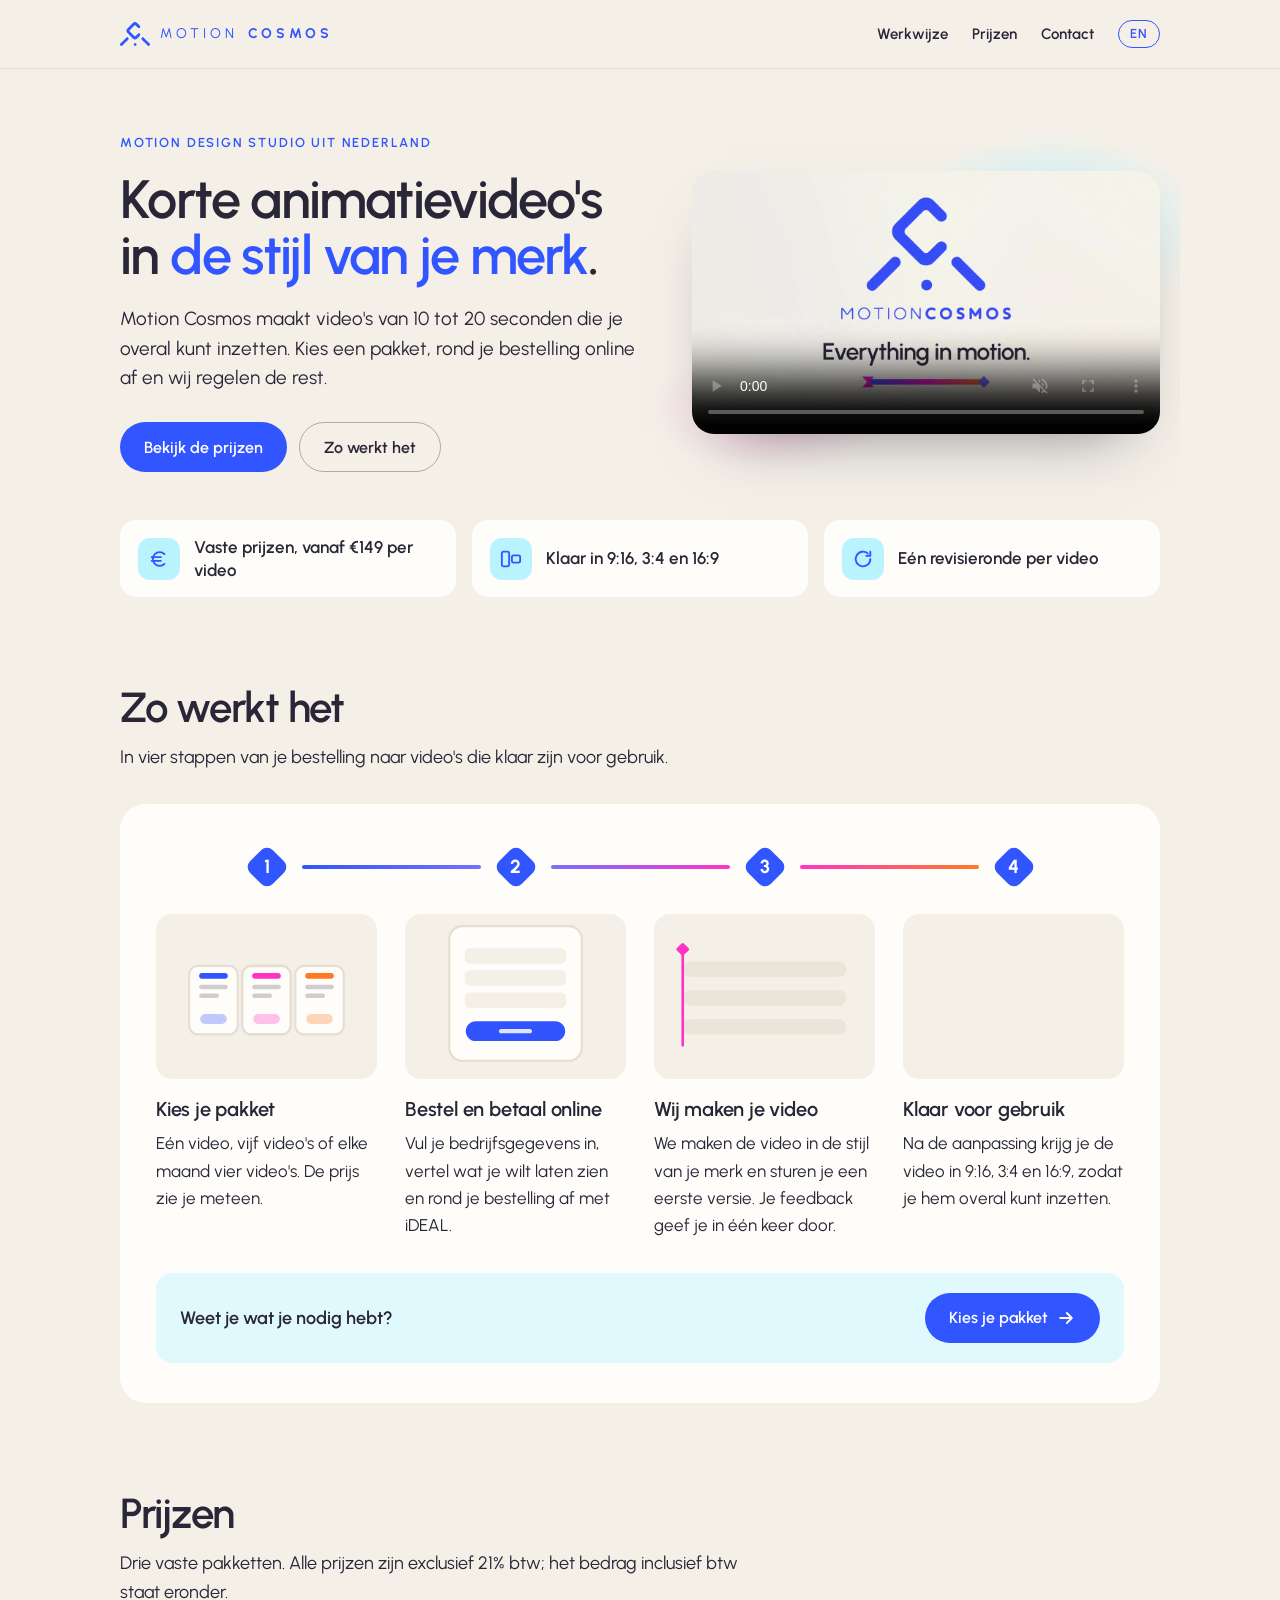
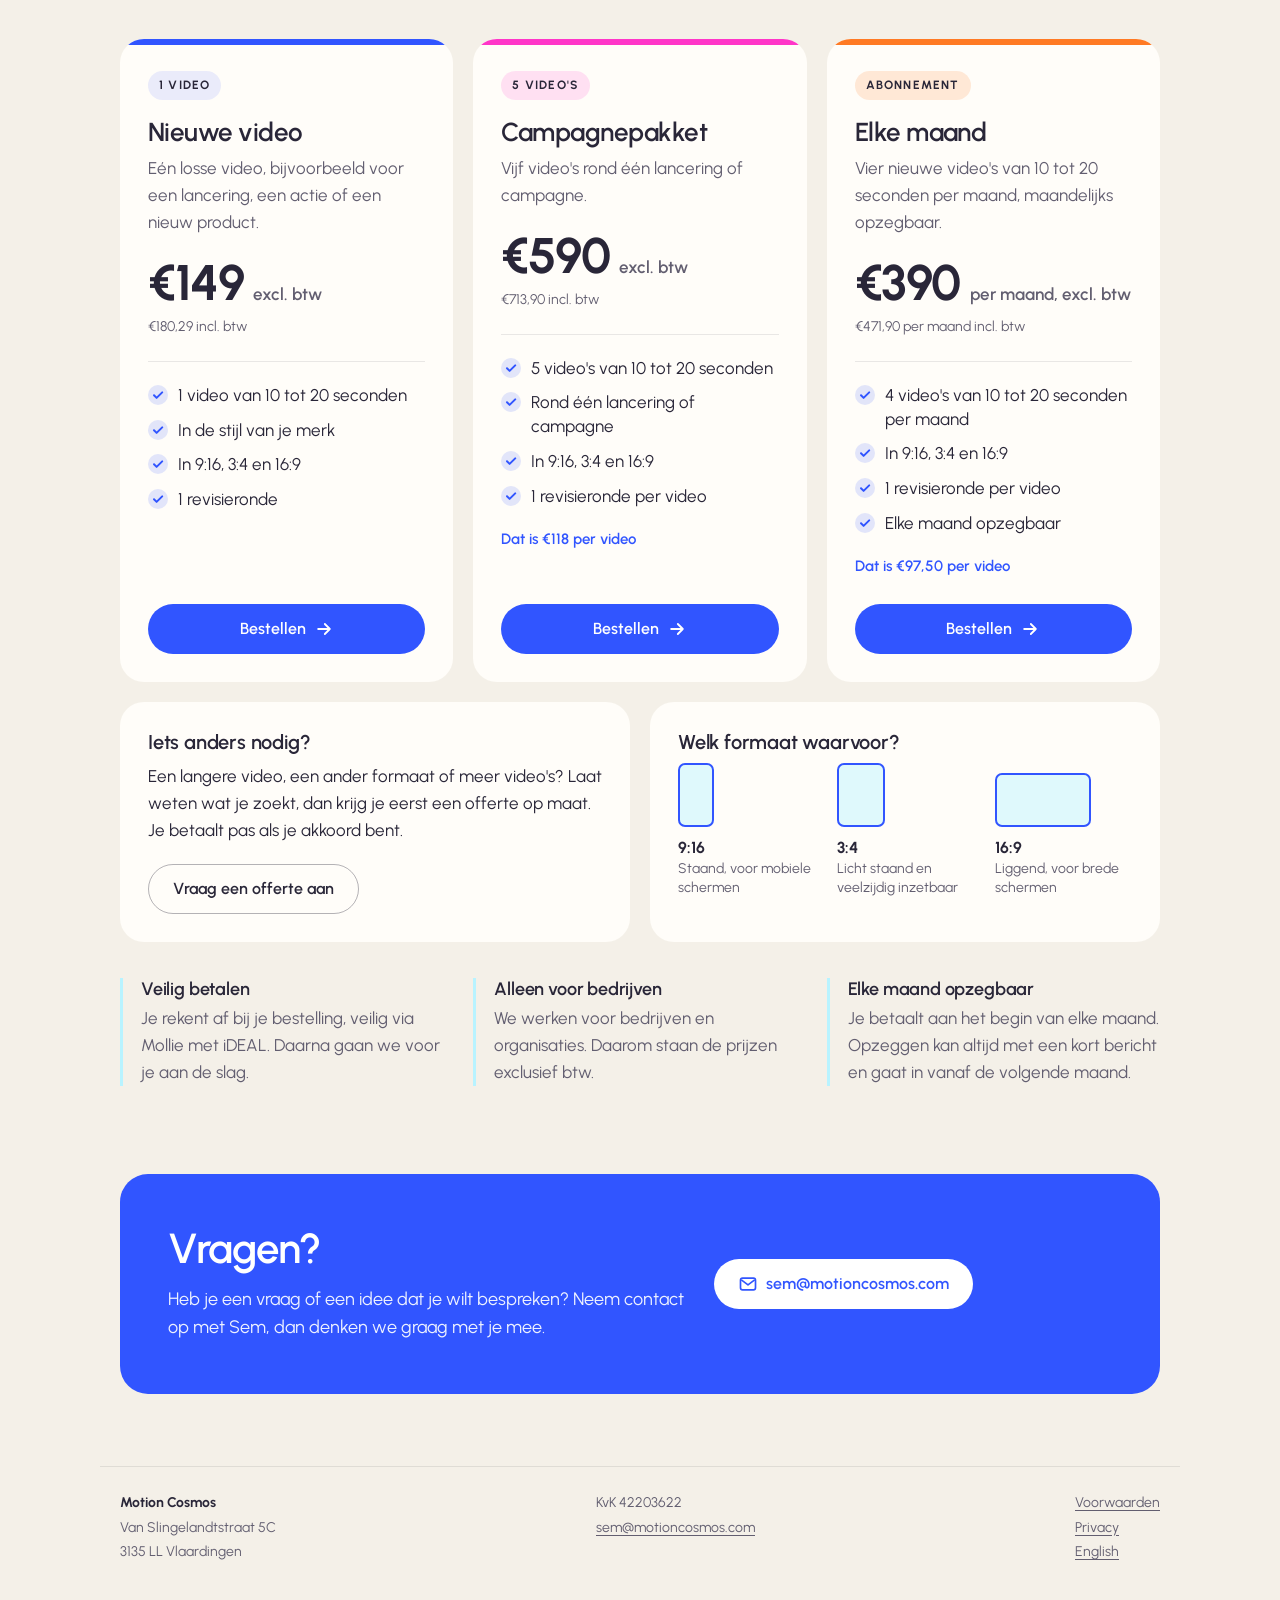
<file: index.html>
<!doctype html>
<html lang="nl">
<head>
<meta charset="utf-8">
<meta name="viewport" content="width=device-width, initial-scale=1">
<title>Motion Cosmos | Korte animatievideo's voor bedrijven</title>
<meta name="description" content="Motion Cosmos maakt korte animatievideo's in de stijl van je merk. Vaste prijzen vanaf €149 en een heldere, vlotte werkwijze.">
<meta property="og:title" content="Motion Cosmos | Korte animatievideo's voor bedrijven">
<meta property="og:description" content="Korte animatievideo's in de stijl van je merk. Vaste prijzen vanaf €149.">
<meta property="og:image" content="https://motioncosmos.com/assets/brand-video.jpg">
<meta property="og:url" content="https://motioncosmos.com/">
<link rel="alternate" hreflang="nl" href="https://motioncosmos.com/">
<link rel="alternate" hreflang="en" href="https://motioncosmos.com/en/">
<link rel="icon" href="favicon.ico" sizes="32x32">
<link rel="icon" href="favicon.svg" type="image/svg+xml">
<link rel="apple-touch-icon" href="apple-touch-icon.png">
<link rel="manifest" href="site.webmanifest">
<link rel="preload" href="assets/urbanist-latin-600-normal.woff2" as="font" type="font/woff2" crossorigin>
<link rel="stylesheet" href="style.css">
</head>
<body>
<header class="top">
  <div class="wrap">
    <a class="brand" href="index.html"><img src="assets/beeldmerk.svg" alt="" width="30" height="24">MOTION<b>COSMOS</b></a>
    <nav>
      <a class="hide-sm" href="#werkwijze">Werkwijze</a>
      <a href="#prijzen">Prijzen</a>
      <a class="hide-sm" href="#contact">Contact</a>
      <a class="lang" href="en/index.html" hreflang="en" lang="en" title="English version">EN</a>
    </nav>
  </div>
</header>

<main class="wrap">
  <div class="hero">
    <div>
      <p class="eyebrow">Motion design studio uit Nederland</p>
      <h1>Korte animatievideo's in <em>de stijl van je merk</em>.</h1>
      <p class="lead">Motion Cosmos maakt video's van 10 tot 20 seconden die je overal kunt inzetten. Kies een pakket, rond je bestelling online af en wij regelen de rest.</p>
      
      <div class="buttons">
        <a class="btn btn-primary" href="#prijzen">Bekijk de prijzen</a>
        <a class="btn btn-ghost" href="#werkwijze">Zo werkt het</a>
      </div>
    </div>
    <div class="media">
      <div class="video">
        <video src="assets/brand-video.mp4" poster="assets/brand-video.jpg" autoplay muted loop playsinline controls preload="metadata" aria-label="Video van Motion Cosmos, 10 seconden"></video>
      </div>
    </div>
  </div>

  <ul class="facts">
    <li><span class="ico"><svg width="22" height="22" viewBox="0 0 24 24" fill="none" stroke="currentColor" stroke-width="2" stroke-linecap="round" aria-hidden="true"><path d="M18 6.6A7.5 7.5 0 1 0 18 17.4"/><path d="M4 10h10M4 14h10"/></svg></span>Vaste prijzen, vanaf €149 per video</li>
    <li><span class="ico"><svg width="22" height="22" viewBox="0 0 24 24" fill="none" stroke="currentColor" stroke-width="2" stroke-linejoin="round" aria-hidden="true"><rect x="2" y="4" width="8" height="16" rx="2"/><rect x="13" y="8" width="9" height="8" rx="2"/></svg></span>Klaar in 9:16, 3:4 en 16:9</li>
    <li><span class="ico"><svg width="22" height="22" viewBox="0 0 24 24" fill="none" stroke="currentColor" stroke-width="2" stroke-linecap="round" stroke-linejoin="round" aria-hidden="true"><path d="M20 12a8 8 0 1 1-2.6-5.9"/><path d="M20 4v4.5h-4.5"/></svg></span>Eén revisieronde per video</li>
  </ul>

  <section id="werkwijze">
    <div class="section-head">
      <h2>Zo werkt het</h2>
      <p>In vier stappen van je bestelling naar video's die klaar zijn voor gebruik.</p>
    </div>
    <div class="panel">
      <ol class="steps">
        <li>
          <span class="kf"><span>1</span></span>
          <div class="anim" data-lottie="assets/lottie/step1.json" aria-hidden="true"></div>
          <h3>Kies je pakket</h3>
          <p>Eén video, vijf video's of elke maand vier video's. De prijs zie je meteen.</p>
        </li>
        <li>
          <span class="kf"><span>2</span></span>
          <div class="anim" data-lottie="assets/lottie/step2.json" aria-hidden="true"></div>
          <h3>Bestel en betaal online</h3>
          <p>Vul je bedrijfsgegevens in, vertel wat je wilt laten zien en rond je bestelling af met iDEAL.</p>
          
        </li>
        <li>
          <span class="kf"><span>3</span></span>
          <div class="anim" data-lottie="assets/lottie/step3.json" aria-hidden="true"></div>
          <h3>Wij maken je video</h3>
          <p>We maken de video in de stijl van je merk en sturen je een eerste versie. Je feedback geef je in één keer door.</p>
        </li>
        <li>
          <span class="kf"><span>4</span></span>
          <div class="anim" data-lottie="assets/lottie/step4.json" aria-hidden="true"></div>
          <h3>Klaar voor gebruik</h3>
          <p>Na de aanpassing krijg je de video in 9:16, 3:4 en 16:9, zodat je hem overal kunt inzetten.</p>
        </li>
      </ol>
      <div class="panel-cta">
        <p>Weet je wat je nodig hebt?</p>
        <a class="btn btn-primary" href="#prijzen">Kies je pakket <svg width="20" height="20" viewBox="0 0 24 24" fill="none" stroke="currentColor" stroke-width="2.2" stroke-linecap="round" stroke-linejoin="round" aria-hidden="true"><path d="M5 12h14M13 6l6 6-6 6"/></svg></a>
      </div>
    </div>
  </section>

  <section id="prijzen">
    <div class="section-head">
      <h2>Prijzen</h2>
      <p>Drie vaste pakketten. Alle prijzen zijn exclusief 21% btw; het bedrag inclusief btw staat eronder.</p>
    </div>
    <div class="prices">
      <article class="price p1">
        <span class="tag">1 video</span>
        <h3>Nieuwe video</h3>
        <p class="for">Eén losse video, bijvoorbeeld voor een lancering, een actie of een nieuw product.</p>
        <div class="amount"><strong>€149</strong><span>excl. btw</span></div>
        <p class="incl">€180,29 incl. btw</p>
        <ul>
          <li><svg width="20" height="20" viewBox="0 0 20 20" aria-hidden="true"><circle cx="10" cy="10" r="10" fill="currentColor" opacity=".14"/><path d="M6 10.3l2.6 2.6 5.6-5.5" fill="none" stroke="currentColor" stroke-width="2" stroke-linecap="round" stroke-linejoin="round"/></svg>1 video van 10 tot 20 seconden</li>
          <li><svg width="20" height="20" viewBox="0 0 20 20" aria-hidden="true"><circle cx="10" cy="10" r="10" fill="currentColor" opacity=".14"/><path d="M6 10.3l2.6 2.6 5.6-5.5" fill="none" stroke="currentColor" stroke-width="2" stroke-linecap="round" stroke-linejoin="round"/></svg>In de stijl van je merk</li>
          <li><svg width="20" height="20" viewBox="0 0 20 20" aria-hidden="true"><circle cx="10" cy="10" r="10" fill="currentColor" opacity=".14"/><path d="M6 10.3l2.6 2.6 5.6-5.5" fill="none" stroke="currentColor" stroke-width="2" stroke-linecap="round" stroke-linejoin="round"/></svg>In 9:16, 3:4 en 16:9</li>
          <li><svg width="20" height="20" viewBox="0 0 20 20" aria-hidden="true"><circle cx="10" cy="10" r="10" fill="currentColor" opacity=".14"/><path d="M6 10.3l2.6 2.6 5.6-5.5" fill="none" stroke="currentColor" stroke-width="2" stroke-linecap="round" stroke-linejoin="round"/></svg>1 revisieronde</li>
        </ul>
        <div class="grow"></div>
        <a class="btn btn-primary" href="bestellen.html?pakket=video">Bestellen <svg width="20" height="20" viewBox="0 0 24 24" fill="none" stroke="currentColor" stroke-width="2.2" stroke-linecap="round" stroke-linejoin="round" aria-hidden="true"><path d="M5 12h14M13 6l6 6-6 6"/></svg></a>
        
      </article>
      <article class="price p2">
        <span class="tag">5 video's</span>
        <h3>Campagnepakket</h3>
        <p class="for">Vijf video's rond één lancering of campagne.</p>
        <div class="amount"><strong>€590</strong><span>excl. btw</span></div>
        <p class="incl">€713,90 incl. btw</p>
        <ul>
          <li><svg width="20" height="20" viewBox="0 0 20 20" aria-hidden="true"><circle cx="10" cy="10" r="10" fill="currentColor" opacity=".14"/><path d="M6 10.3l2.6 2.6 5.6-5.5" fill="none" stroke="currentColor" stroke-width="2" stroke-linecap="round" stroke-linejoin="round"/></svg>5 video's van 10 tot 20 seconden</li>
          <li><svg width="20" height="20" viewBox="0 0 20 20" aria-hidden="true"><circle cx="10" cy="10" r="10" fill="currentColor" opacity=".14"/><path d="M6 10.3l2.6 2.6 5.6-5.5" fill="none" stroke="currentColor" stroke-width="2" stroke-linecap="round" stroke-linejoin="round"/></svg>Rond één lancering of campagne</li>
          <li><svg width="20" height="20" viewBox="0 0 20 20" aria-hidden="true"><circle cx="10" cy="10" r="10" fill="currentColor" opacity=".14"/><path d="M6 10.3l2.6 2.6 5.6-5.5" fill="none" stroke="currentColor" stroke-width="2" stroke-linecap="round" stroke-linejoin="round"/></svg>In 9:16, 3:4 en 16:9</li>
          <li><svg width="20" height="20" viewBox="0 0 20 20" aria-hidden="true"><circle cx="10" cy="10" r="10" fill="currentColor" opacity=".14"/><path d="M6 10.3l2.6 2.6 5.6-5.5" fill="none" stroke="currentColor" stroke-width="2" stroke-linecap="round" stroke-linejoin="round"/></svg>1 revisieronde per video</li>
        </ul>
        <p class="unit">Dat is €118 per video</p>
        <div class="grow"></div>
        <a class="btn btn-primary" href="bestellen.html?pakket=pack">Bestellen <svg width="20" height="20" viewBox="0 0 24 24" fill="none" stroke="currentColor" stroke-width="2.2" stroke-linecap="round" stroke-linejoin="round" aria-hidden="true"><path d="M5 12h14M13 6l6 6-6 6"/></svg></a>
        
      </article>
      <article class="price p3">
        <span class="tag">Abonnement</span>
        <h3>Elke maand</h3>
        <p class="for">Vier nieuwe video's van 10 tot 20 seconden per maand, maandelijks opzegbaar.</p>
        <div class="amount"><strong>€390</strong><span>per maand, excl. btw</span></div>
        <p class="incl">€471,90 per maand incl. btw</p>
        <ul>
          <li><svg width="20" height="20" viewBox="0 0 20 20" aria-hidden="true"><circle cx="10" cy="10" r="10" fill="currentColor" opacity=".14"/><path d="M6 10.3l2.6 2.6 5.6-5.5" fill="none" stroke="currentColor" stroke-width="2" stroke-linecap="round" stroke-linejoin="round"/></svg>4 video's van 10 tot 20 seconden per maand</li>
          <li><svg width="20" height="20" viewBox="0 0 20 20" aria-hidden="true"><circle cx="10" cy="10" r="10" fill="currentColor" opacity=".14"/><path d="M6 10.3l2.6 2.6 5.6-5.5" fill="none" stroke="currentColor" stroke-width="2" stroke-linecap="round" stroke-linejoin="round"/></svg>In 9:16, 3:4 en 16:9</li>
          <li><svg width="20" height="20" viewBox="0 0 20 20" aria-hidden="true"><circle cx="10" cy="10" r="10" fill="currentColor" opacity=".14"/><path d="M6 10.3l2.6 2.6 5.6-5.5" fill="none" stroke="currentColor" stroke-width="2" stroke-linecap="round" stroke-linejoin="round"/></svg>1 revisieronde per video</li>
          <li><svg width="20" height="20" viewBox="0 0 20 20" aria-hidden="true"><circle cx="10" cy="10" r="10" fill="currentColor" opacity=".14"/><path d="M6 10.3l2.6 2.6 5.6-5.5" fill="none" stroke="currentColor" stroke-width="2" stroke-linecap="round" stroke-linejoin="round"/></svg>Elke maand opzegbaar</li>
        </ul>
        <p class="unit">Dat is €97,50 per video</p>
        <div class="grow"></div>
        <a class="btn btn-primary" href="bestellen.html?pakket=monthly">Bestellen <svg width="20" height="20" viewBox="0 0 24 24" fill="none" stroke="currentColor" stroke-width="2.2" stroke-linecap="round" stroke-linejoin="round" aria-hidden="true"><path d="M5 12h14M13 6l6 6-6 6"/></svg></a>
        
      </article>
    </div>

    <div class="extras">
      <div class="extra">
        <h3>Iets anders nodig?</h3>
        <p>Een langere video, een ander formaat of meer video's? Laat weten wat je zoekt, dan krijg je eerst een offerte op maat. Je betaalt pas als je akkoord bent.</p>
        <a class="btn btn-ghost" href="mailto:sem@motioncosmos.com?subject=Offerte">Vraag een offerte aan</a>
      </div>
      <div class="extra">
        <h3>Welk formaat waarvoor?</h3>
        <ul class="formats">
          <li><div class="rbox"><div class="ratio r916"></div></div><b>9:16</b>Staand, voor mobiele schermen</li>
          <li><div class="rbox"><div class="ratio r34"></div></div><b>3:4</b>Licht staand en veelzijdig inzetbaar</li>
          <li><div class="rbox"><div class="ratio r169"></div></div><b>16:9</b>Liggend, voor brede schermen</li>
        </ul>
      </div>
    </div>

    <ul class="good">
      <li><h3>Veilig betalen</h3><p>Je rekent af bij je bestelling, veilig via Mollie met iDEAL. Daarna gaan we voor je aan de slag.</p></li>
      
      <li><h3>Alleen voor bedrijven</h3><p>We werken voor bedrijven en organisaties. Daarom staan de prijzen exclusief btw.</p></li>
      <li><h3>Elke maand opzegbaar</h3><p>Je betaalt aan het begin van elke maand. Opzeggen kan altijd met een kort bericht en gaat in vanaf de volgende maand.</p></li>
    </ul>
  </section>

  <section id="contact">
    <div class="cta">
      <div>
        <h2>Vragen?</h2>
        <p>Heb je een vraag of een idee dat je wilt bespreken? Neem contact op met Sem, dan denken we graag met je mee.</p>
      </div>
      <div class="side">
        <a class="btn btn-light" href="mailto:sem@motioncosmos.com"><svg width="20" height="20" viewBox="0 0 24 24" fill="none" stroke="currentColor" stroke-width="2" stroke-linejoin="round" aria-hidden="true"><rect x="3" y="5" width="18" height="14" rx="2.5"/><path d="M4 7l8 6 8-6"/></svg>sem@motioncosmos.com</a>
      </div>
    </div>
  </section>
</main>

<footer>
  <div class="wrap">
    <p><strong>Motion Cosmos</strong><br>Van Slingelandtstraat 5C<br>3135 LL Vlaardingen</p>
    <p>KvK 42203622<br><a href="mailto:sem@motioncosmos.com">sem@motioncosmos.com</a></p>
    <p><a href="voorwaarden.html">Voorwaarden</a><br><a href="privacy.html">Privacy</a><br><a href="en/index.html" hreflang="en">English</a></p>
  </div>
</footer>
<script src="assets/lottie/lottie_light.min.js" defer></script>
<script src="assets/steps.js" defer></script>
</body>
</html>
</file>
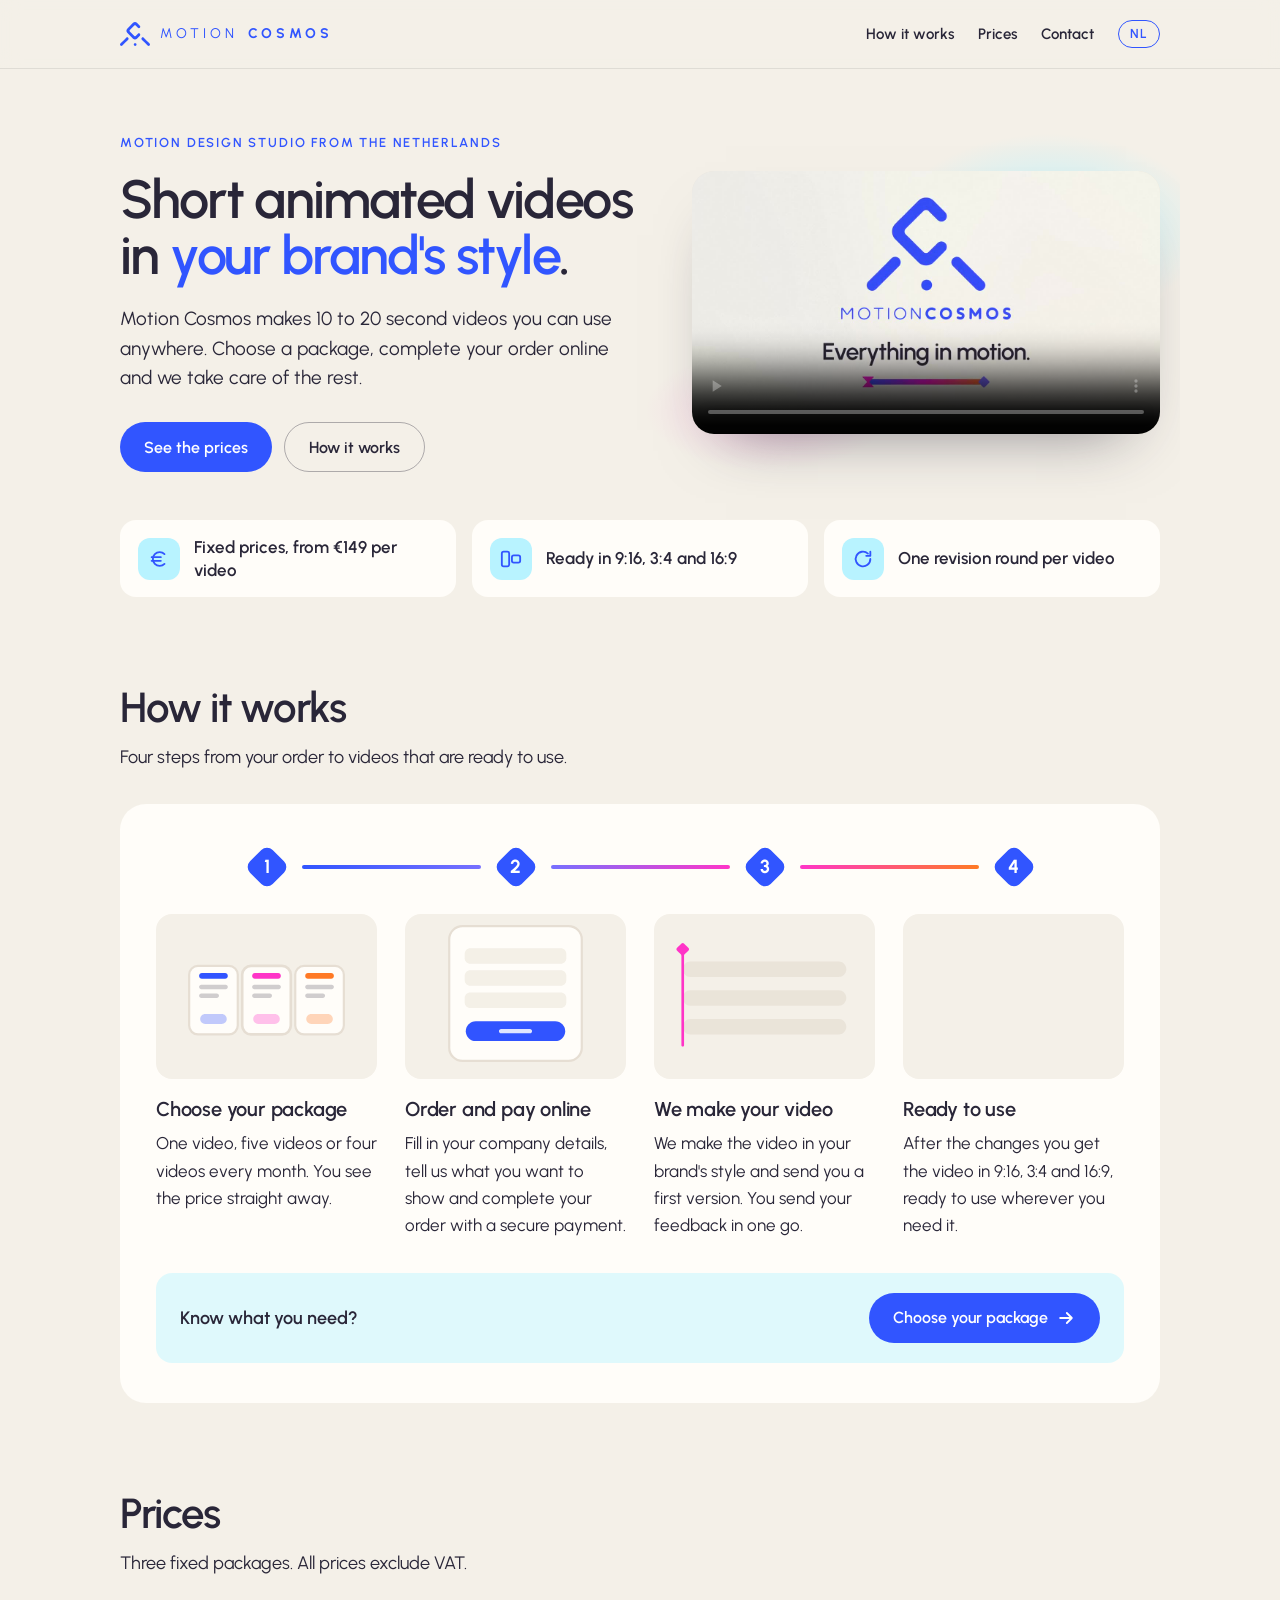
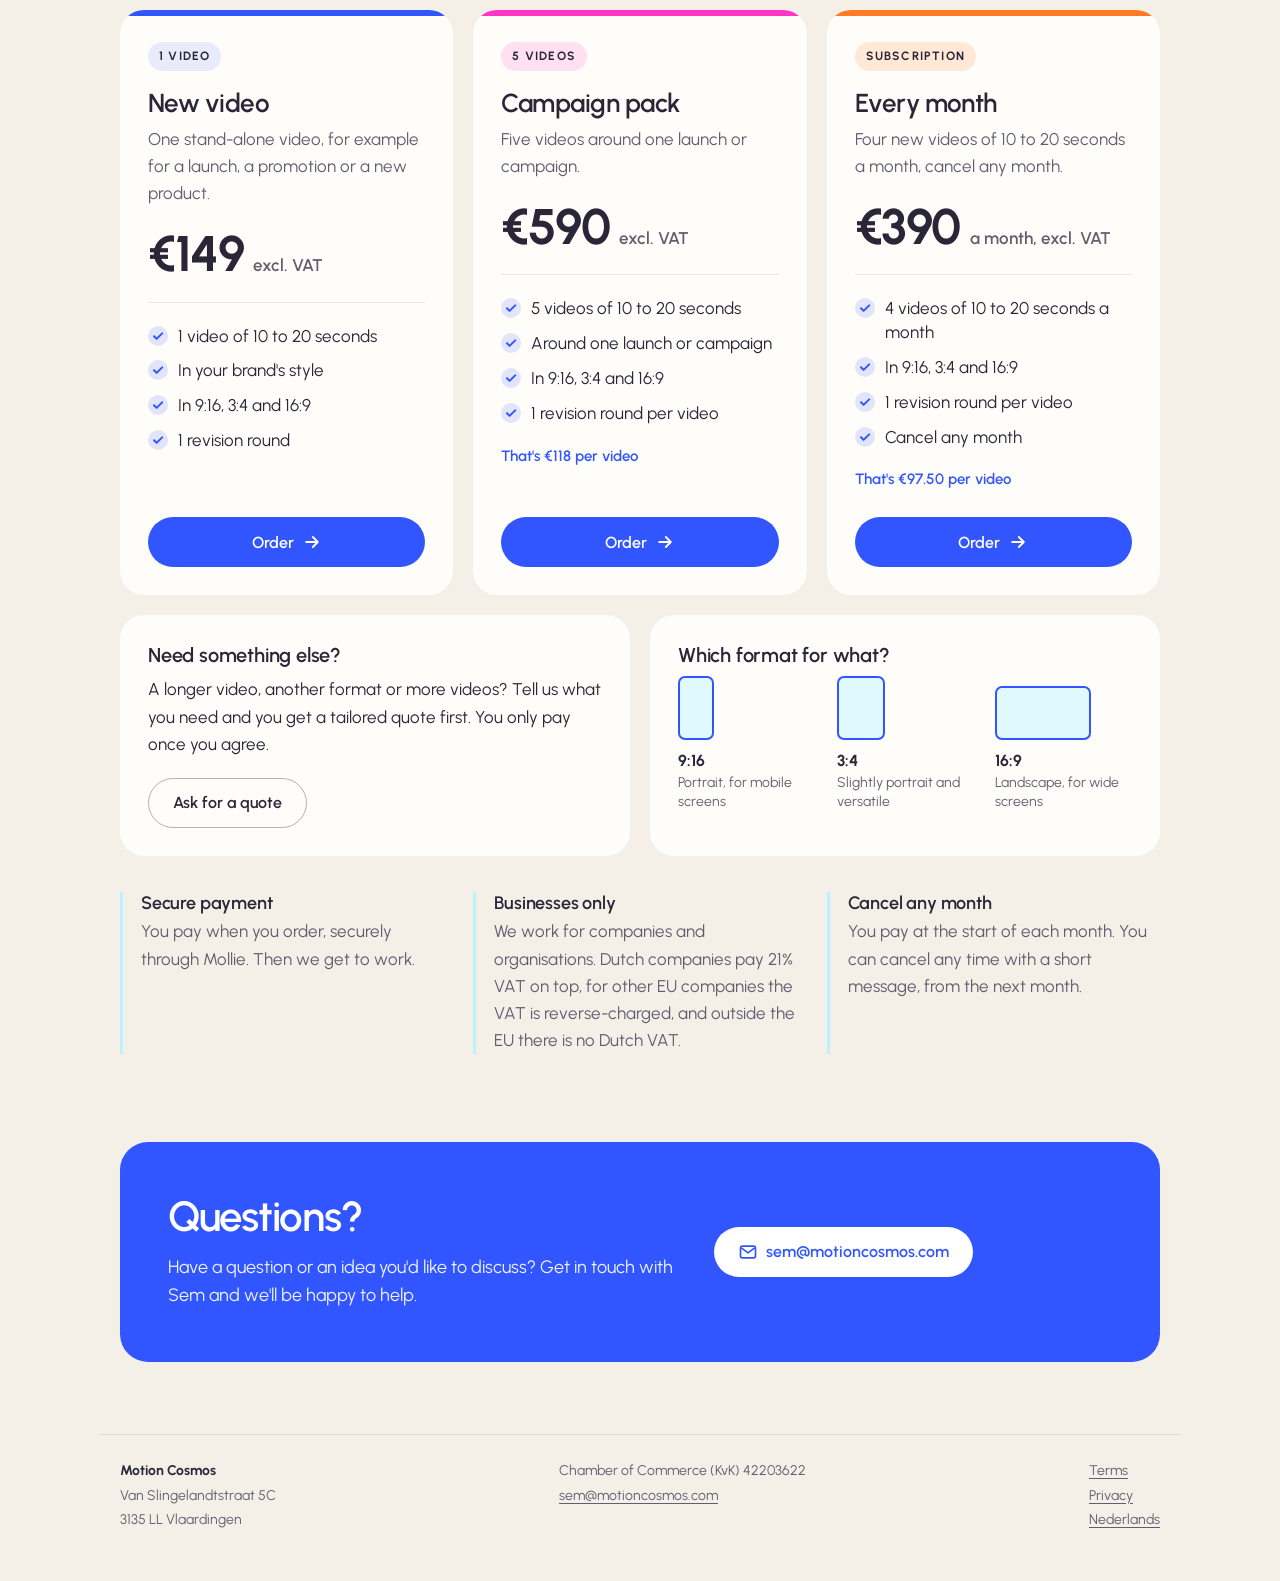
<file: en/index.html>
<!doctype html>
<html lang="en">
<head>
<meta charset="utf-8">
<meta name="viewport" content="width=device-width, initial-scale=1">
<title>Motion Cosmos | Short animated videos for businesses</title>
<meta name="description" content="Motion Cosmos makes short animated videos in your brand's style. Fixed prices from €149 and a clear, straightforward process.">
<meta property="og:title" content="Motion Cosmos | Short animated videos for businesses">
<meta property="og:description" content="Short animated videos in your brand's style. Fixed prices from €149.">
<meta property="og:image" content="https://motioncosmos.com/assets/brand-video.jpg">
<meta property="og:url" content="https://motioncosmos.com/en/">
<link rel="alternate" hreflang="nl" href="https://motioncosmos.com/">
<link rel="alternate" hreflang="en" href="https://motioncosmos.com/en/">
<link rel="icon" href="../favicon.ico" sizes="32x32">
<link rel="icon" href="../favicon.svg" type="image/svg+xml">
<link rel="apple-touch-icon" href="../apple-touch-icon.png">
<link rel="manifest" href="../site.webmanifest">
<link rel="preload" href="../assets/urbanist-latin-600-normal.woff2" as="font" type="font/woff2" crossorigin>
<link rel="stylesheet" href="../style.css">
</head>
<body>
<header class="top">
  <div class="wrap">
    <a class="brand" href="index.html"><img src="../assets/beeldmerk.svg" alt="" width="30" height="24">MOTION<b>COSMOS</b></a>
    <nav>
      <a class="hide-sm" href="#how">How it works</a>
      <a href="#prices">Prices</a>
      <a class="hide-sm" href="#contact">Contact</a>
      <a class="lang" href="../index.html" hreflang="nl" lang="nl" title="Nederlandse versie">NL</a>
    </nav>
  </div>
</header>

<main class="wrap">
  <div class="hero">
    <div>
      <p class="eyebrow">Motion design studio from the Netherlands</p>
      <h1>Short animated videos in <em>your brand's style</em>.</h1>
      <p class="lead">Motion Cosmos makes 10 to 20 second videos you can use anywhere. Choose a package, complete your order online and we take care of the rest.</p>
      
      <div class="buttons">
        <a class="btn btn-primary" href="#prices">See the prices</a>
        <a class="btn btn-ghost" href="#how">How it works</a>
      </div>
    </div>
    <div class="media">
      <div class="video">
        <video src="../assets/brand-video.mp4" poster="../assets/brand-video.jpg" autoplay muted loop playsinline controls preload="metadata" aria-label="Motion Cosmos video, 10 seconds"></video>
      </div>
    </div>
  </div>

  <ul class="facts">
    <li><span class="ico"><svg width="22" height="22" viewBox="0 0 24 24" fill="none" stroke="currentColor" stroke-width="2" stroke-linecap="round" aria-hidden="true"><path d="M18 6.6A7.5 7.5 0 1 0 18 17.4"/><path d="M4 10h10M4 14h10"/></svg></span>Fixed prices, from €149 per video</li>
    <li><span class="ico"><svg width="22" height="22" viewBox="0 0 24 24" fill="none" stroke="currentColor" stroke-width="2" stroke-linejoin="round" aria-hidden="true"><rect x="2" y="4" width="8" height="16" rx="2"/><rect x="13" y="8" width="9" height="8" rx="2"/></svg></span>Ready in 9:16, 3:4 and 16:9</li>
    <li><span class="ico"><svg width="22" height="22" viewBox="0 0 24 24" fill="none" stroke="currentColor" stroke-width="2" stroke-linecap="round" stroke-linejoin="round" aria-hidden="true"><path d="M20 12a8 8 0 1 1-2.6-5.9"/><path d="M20 4v4.5h-4.5"/></svg></span>One revision round per video</li>
  </ul>

  <section id="how">
    <div class="section-head">
      <h2>How it works</h2>
      <p>Four steps from your order to videos that are ready to use.</p>
    </div>
    <div class="panel">
      <ol class="steps">
        <li>
          <span class="kf"><span>1</span></span>
          <div class="anim" data-lottie="../assets/lottie/step1.json" aria-hidden="true"></div>
          <h3>Choose your package</h3>
          <p>One video, five videos or four videos every month. You see the price straight away.</p>
        </li>
        <li>
          <span class="kf"><span>2</span></span>
          <div class="anim" data-lottie="../assets/lottie/step2.json" aria-hidden="true"></div>
          <h3>Order and pay online</h3>
          <p>Fill in your company details, tell us what you want to show and complete your order with a secure payment.</p>
          
        </li>
        <li>
          <span class="kf"><span>3</span></span>
          <div class="anim" data-lottie="../assets/lottie/step3.json" aria-hidden="true"></div>
          <h3>We make your video</h3>
          <p>We make the video in your brand's style and send you a first version. You send your feedback in one go.</p>
        </li>
        <li>
          <span class="kf"><span>4</span></span>
          <div class="anim" data-lottie="../assets/lottie/step4.json" aria-hidden="true"></div>
          <h3>Ready to use</h3>
          <p>After the changes you get the video in 9:16, 3:4 and 16:9, ready to use wherever you need it.</p>
        </li>
      </ol>
      <div class="panel-cta">
        <p>Know what you need?</p>
        <a class="btn btn-primary" href="#prices">Choose your package <svg width="20" height="20" viewBox="0 0 24 24" fill="none" stroke="currentColor" stroke-width="2.2" stroke-linecap="round" stroke-linejoin="round" aria-hidden="true"><path d="M5 12h14M13 6l6 6-6 6"/></svg></a>
      </div>
    </div>
  </section>

  <section id="prices">
    <div class="section-head">
      <h2>Prices</h2>
      <p>Three fixed packages. All prices exclude VAT.</p>
    </div>
    <div class="prices">
      <article class="price p1">
        <span class="tag">1 video</span>
        <h3>New video</h3>
        <p class="for">One stand-alone video, for example for a launch, a promotion or a new product.</p>
        <div class="amount"><strong>€149</strong><span>excl. VAT</span></div>
        <ul>
          <li><svg width="20" height="20" viewBox="0 0 20 20" aria-hidden="true"><circle cx="10" cy="10" r="10" fill="currentColor" opacity=".14"/><path d="M6 10.3l2.6 2.6 5.6-5.5" fill="none" stroke="currentColor" stroke-width="2" stroke-linecap="round" stroke-linejoin="round"/></svg>1 video of 10 to 20 seconds</li>
          <li><svg width="20" height="20" viewBox="0 0 20 20" aria-hidden="true"><circle cx="10" cy="10" r="10" fill="currentColor" opacity=".14"/><path d="M6 10.3l2.6 2.6 5.6-5.5" fill="none" stroke="currentColor" stroke-width="2" stroke-linecap="round" stroke-linejoin="round"/></svg>In your brand's style</li>
          <li><svg width="20" height="20" viewBox="0 0 20 20" aria-hidden="true"><circle cx="10" cy="10" r="10" fill="currentColor" opacity=".14"/><path d="M6 10.3l2.6 2.6 5.6-5.5" fill="none" stroke="currentColor" stroke-width="2" stroke-linecap="round" stroke-linejoin="round"/></svg>In 9:16, 3:4 and 16:9</li>
          <li><svg width="20" height="20" viewBox="0 0 20 20" aria-hidden="true"><circle cx="10" cy="10" r="10" fill="currentColor" opacity=".14"/><path d="M6 10.3l2.6 2.6 5.6-5.5" fill="none" stroke="currentColor" stroke-width="2" stroke-linecap="round" stroke-linejoin="round"/></svg>1 revision round</li>
        </ul>
        <div class="grow"></div>
        <a class="btn btn-primary" href="order.html?package=video">Order <svg width="20" height="20" viewBox="0 0 24 24" fill="none" stroke="currentColor" stroke-width="2.2" stroke-linecap="round" stroke-linejoin="round" aria-hidden="true"><path d="M5 12h14M13 6l6 6-6 6"/></svg></a>
        
      </article>
      <article class="price p2">
        <span class="tag">5 videos</span>
        <h3>Campaign pack</h3>
        <p class="for">Five videos around one launch or campaign.</p>
        <div class="amount"><strong>€590</strong><span>excl. VAT</span></div>
        <ul>
          <li><svg width="20" height="20" viewBox="0 0 20 20" aria-hidden="true"><circle cx="10" cy="10" r="10" fill="currentColor" opacity=".14"/><path d="M6 10.3l2.6 2.6 5.6-5.5" fill="none" stroke="currentColor" stroke-width="2" stroke-linecap="round" stroke-linejoin="round"/></svg>5 videos of 10 to 20 seconds</li>
          <li><svg width="20" height="20" viewBox="0 0 20 20" aria-hidden="true"><circle cx="10" cy="10" r="10" fill="currentColor" opacity=".14"/><path d="M6 10.3l2.6 2.6 5.6-5.5" fill="none" stroke="currentColor" stroke-width="2" stroke-linecap="round" stroke-linejoin="round"/></svg>Around one launch or campaign</li>
          <li><svg width="20" height="20" viewBox="0 0 20 20" aria-hidden="true"><circle cx="10" cy="10" r="10" fill="currentColor" opacity=".14"/><path d="M6 10.3l2.6 2.6 5.6-5.5" fill="none" stroke="currentColor" stroke-width="2" stroke-linecap="round" stroke-linejoin="round"/></svg>In 9:16, 3:4 and 16:9</li>
          <li><svg width="20" height="20" viewBox="0 0 20 20" aria-hidden="true"><circle cx="10" cy="10" r="10" fill="currentColor" opacity=".14"/><path d="M6 10.3l2.6 2.6 5.6-5.5" fill="none" stroke="currentColor" stroke-width="2" stroke-linecap="round" stroke-linejoin="round"/></svg>1 revision round per video</li>
        </ul>
        <p class="unit">That's €118 per video</p>
        <div class="grow"></div>
        <a class="btn btn-primary" href="order.html?package=pack">Order <svg width="20" height="20" viewBox="0 0 24 24" fill="none" stroke="currentColor" stroke-width="2.2" stroke-linecap="round" stroke-linejoin="round" aria-hidden="true"><path d="M5 12h14M13 6l6 6-6 6"/></svg></a>
        
      </article>
      <article class="price p3">
        <span class="tag">Subscription</span>
        <h3>Every month</h3>
        <p class="for">Four new videos of 10 to 20 seconds a month, cancel any month.</p>
        <div class="amount"><strong>€390</strong><span>a month, excl. VAT</span></div>
        <ul>
          <li><svg width="20" height="20" viewBox="0 0 20 20" aria-hidden="true"><circle cx="10" cy="10" r="10" fill="currentColor" opacity=".14"/><path d="M6 10.3l2.6 2.6 5.6-5.5" fill="none" stroke="currentColor" stroke-width="2" stroke-linecap="round" stroke-linejoin="round"/></svg>4 videos of 10 to 20 seconds a month</li>
          <li><svg width="20" height="20" viewBox="0 0 20 20" aria-hidden="true"><circle cx="10" cy="10" r="10" fill="currentColor" opacity=".14"/><path d="M6 10.3l2.6 2.6 5.6-5.5" fill="none" stroke="currentColor" stroke-width="2" stroke-linecap="round" stroke-linejoin="round"/></svg>In 9:16, 3:4 and 16:9</li>
          <li><svg width="20" height="20" viewBox="0 0 20 20" aria-hidden="true"><circle cx="10" cy="10" r="10" fill="currentColor" opacity=".14"/><path d="M6 10.3l2.6 2.6 5.6-5.5" fill="none" stroke="currentColor" stroke-width="2" stroke-linecap="round" stroke-linejoin="round"/></svg>1 revision round per video</li>
          <li><svg width="20" height="20" viewBox="0 0 20 20" aria-hidden="true"><circle cx="10" cy="10" r="10" fill="currentColor" opacity=".14"/><path d="M6 10.3l2.6 2.6 5.6-5.5" fill="none" stroke="currentColor" stroke-width="2" stroke-linecap="round" stroke-linejoin="round"/></svg>Cancel any month</li>
        </ul>
        <p class="unit">That's €97.50 per video</p>
        <div class="grow"></div>
        <a class="btn btn-primary" href="order.html?package=monthly">Order <svg width="20" height="20" viewBox="0 0 24 24" fill="none" stroke="currentColor" stroke-width="2.2" stroke-linecap="round" stroke-linejoin="round" aria-hidden="true"><path d="M5 12h14M13 6l6 6-6 6"/></svg></a>
        
      </article>
    </div>

    <div class="extras">
      <div class="extra">
        <h3>Need something else?</h3>
        <p>A longer video, another format or more videos? Tell us what you need and you get a tailored quote first. You only pay once you agree.</p>
        <a class="btn btn-ghost" href="mailto:sem@motioncosmos.com?subject=Quote">Ask for a quote</a>
      </div>
      <div class="extra">
        <h3>Which format for what?</h3>
        <ul class="formats">
          <li><div class="rbox"><div class="ratio r916"></div></div><b>9:16</b>Portrait, for mobile screens</li>
          <li><div class="rbox"><div class="ratio r34"></div></div><b>3:4</b>Slightly portrait and versatile</li>
          <li><div class="rbox"><div class="ratio r169"></div></div><b>16:9</b>Landscape, for wide screens</li>
        </ul>
      </div>
    </div>

    <ul class="good">
      <li><h3>Secure payment</h3><p>You pay when you order, securely through Mollie. Then we get to work.</p></li>
      
      <li><h3>Businesses only</h3><p>We work for companies and organisations. Dutch companies pay 21% VAT on top, for other EU companies the VAT is reverse-charged, and outside the EU there is no Dutch VAT.</p></li>
      <li><h3>Cancel any month</h3><p>You pay at the start of each month. You can cancel any time with a short message, from the next month.</p></li>
    </ul>
  </section>

  <section id="contact">
    <div class="cta">
      <div>
        <h2>Questions?</h2>
        <p>Have a question or an idea you'd like to discuss? Get in touch with Sem and we'll be happy to help.</p>
      </div>
      <div class="side">
        <a class="btn btn-light" href="mailto:sem@motioncosmos.com"><svg width="20" height="20" viewBox="0 0 24 24" fill="none" stroke="currentColor" stroke-width="2" stroke-linejoin="round" aria-hidden="true"><rect x="3" y="5" width="18" height="14" rx="2.5"/><path d="M4 7l8 6 8-6"/></svg>sem@motioncosmos.com</a>
      </div>
    </div>
  </section>
</main>

<footer>
  <div class="wrap">
    <p><strong>Motion Cosmos</strong><br>Van Slingelandtstraat 5C<br>3135 LL Vlaardingen</p>
    <p>Chamber of Commerce (KvK) 42203622<br><a href="mailto:sem@motioncosmos.com">sem@motioncosmos.com</a></p>
    <p><a href="terms.html">Terms</a><br><a href="privacy.html">Privacy</a><br><a href="../index.html" hreflang="nl">Nederlands</a></p>
  </div>
</footer>
<script src="../assets/lottie/lottie_light.min.js" defer></script>
<script src="../assets/steps.js" defer></script>
</body>
</html>
</file>
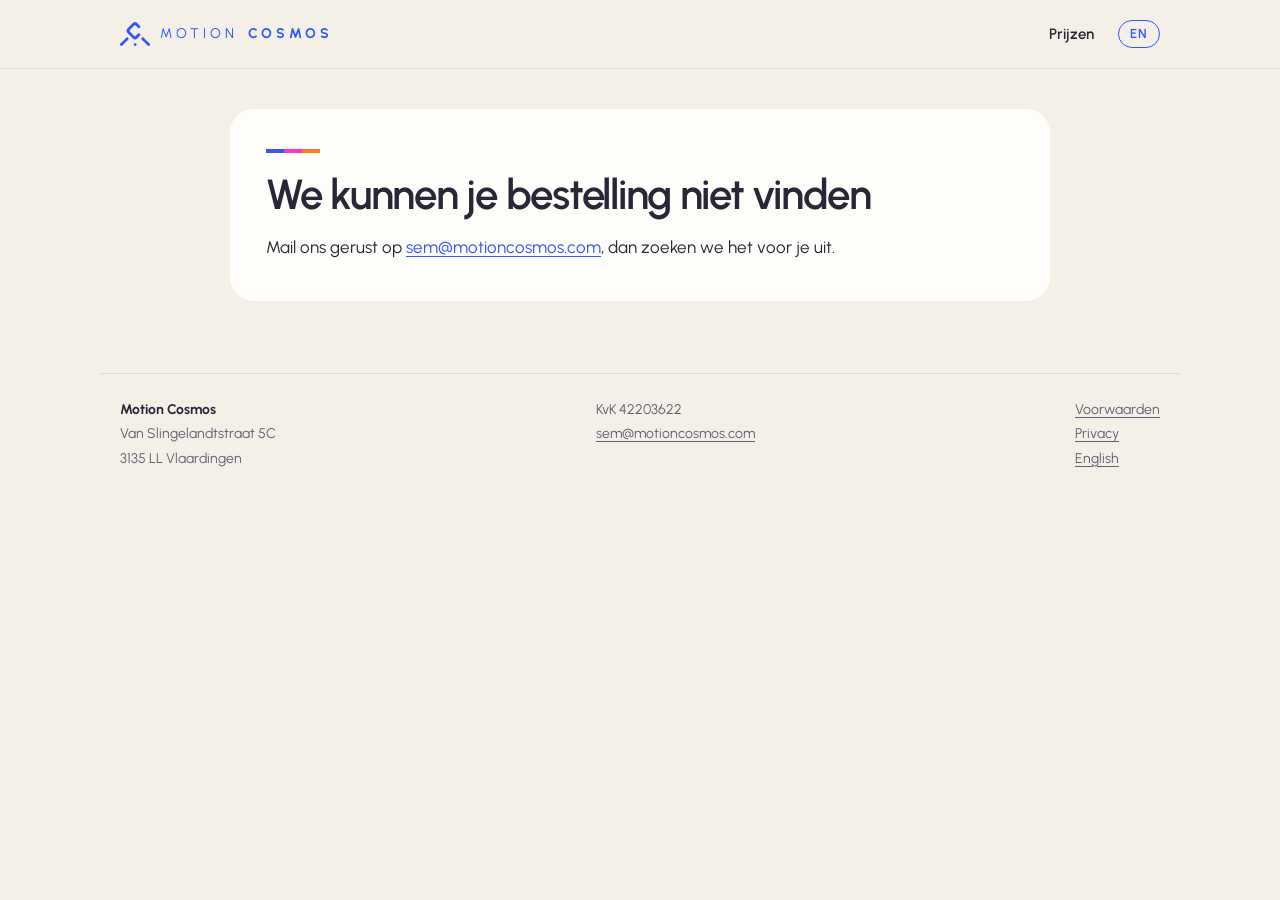
<file: bedankt.html>
<!doctype html>
<html lang="nl">
<head>
<meta charset="utf-8">
<meta name="viewport" content="width=device-width, initial-scale=1">
<title>Bedankt | Motion Cosmos</title>
<meta name="robots" content="noindex">
<link rel="icon" href="favicon.ico" sizes="32x32">
<link rel="icon" href="favicon.svg" type="image/svg+xml">
<link rel="apple-touch-icon" href="apple-touch-icon.png">
<link rel="manifest" href="site.webmanifest">
<link rel="stylesheet" href="style.css">
</head>
<body>
<header class="top">
  <div class="wrap">
    <a class="brand" href="index.html"><img src="assets/beeldmerk.svg" alt="" width="30" height="24">MOTION<b>COSMOS</b></a>
    <nav>
      <a href="index.html#prijzen">Prijzen</a>
      <a class="lang" href="en/thanks.html" hreflang="en" lang="en" title="English version">EN</a>
    </nav>
  </div>
</header>

<main class="wrap">
  <article class="legal thanks" id="thanks" data-endpoint="https://script.google.com/macros/s/AKfycbwU44Uv4wuJIbIOfIhbV91XySN_4UkLid9wAIwoN8xwoIIRnKi2v82XQ2v1ZDqRvCxIDA/exec" aria-live="polite">
    <div class="bar"><i></i><i></i><i></i></div>
    <div data-state="checking">
      <h1>We controleren je betaling</h1>
      <p>Een moment geduld.</p>
    </div>
    <div data-state="paid" hidden>
      <h1>Bedankt voor je bestelling!</h1>
      <p>We hebben je betaling ontvangen: <b data-f="package"></b>, <b data-f="total"></b>. Je ontvangt de factuur, en Sem neemt contact met je op over je video.</p>
      <p><a class="btn btn-ghost" href="index.html">Terug naar de homepage</a></p>
    </div>
    <div data-state="open" hidden>
      <h1>Je betaling is nog niet afgerond</h1>
      <p>Heb je de betaling afgebroken, of ging er iets mis? Je kunt het opnieuw proberen. Lukt het niet, mail ons dan op <a href="mailto:sem@motioncosmos.com">sem@motioncosmos.com</a>.</p>
      <p><a class="btn btn-primary" data-f="retry" href="bestellen.html">Opnieuw betalen</a></p>
    </div>
    <div data-state="unknown" hidden>
      <h1>We kunnen je bestelling niet vinden</h1>
      <p>Mail ons gerust op <a href="mailto:sem@motioncosmos.com">sem@motioncosmos.com</a>, dan zoeken we het voor je uit.</p>
    </div>
  </article>
</main>

<footer>
  <div class="wrap">
    <p><strong>Motion Cosmos</strong><br>Van Slingelandtstraat 5C<br>3135 LL Vlaardingen</p>
    <p>KvK 42203622<br><a href="mailto:sem@motioncosmos.com">sem@motioncosmos.com</a></p>
    <p><a href="voorwaarden.html">Voorwaarden</a><br><a href="privacy.html">Privacy</a><br><a href="en/thanks.html" hreflang="en">English</a></p>
  </div>
</footer>
<script src="assets/order.js" defer></script>
</body>
</html>
</file>
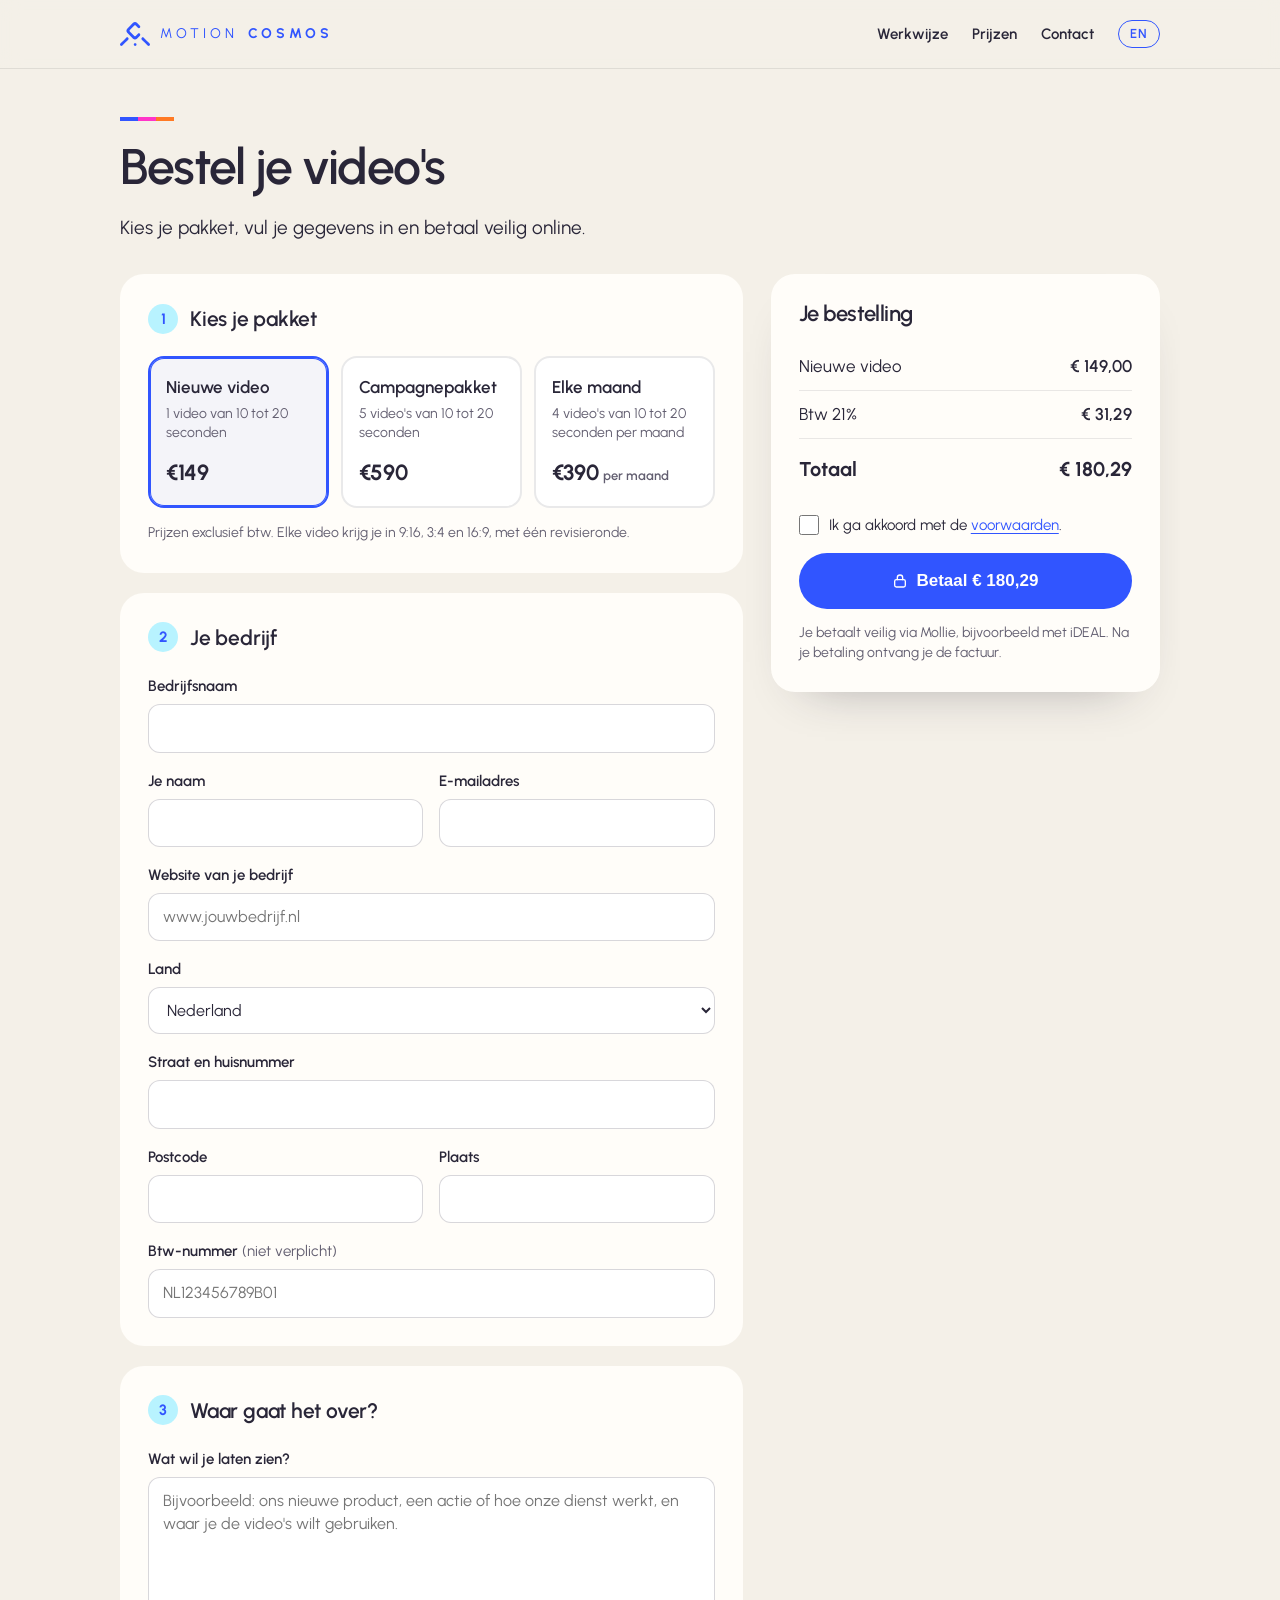
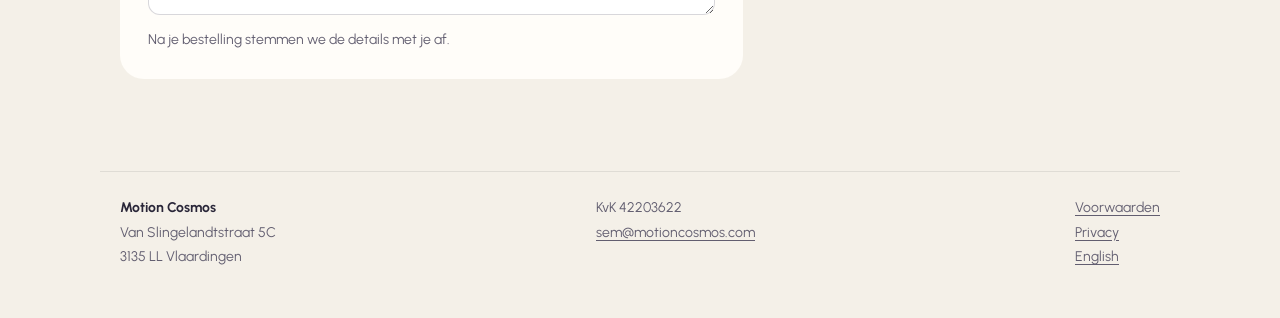
<file: bestellen.html>
<!doctype html>
<html lang="nl">
<head>
<meta charset="utf-8">
<meta name="viewport" content="width=device-width, initial-scale=1">
<title>Bestellen | Motion Cosmos</title>
<meta name="robots" content="noindex">
<link rel="icon" href="favicon.ico" sizes="32x32">
<link rel="icon" href="favicon.svg" type="image/svg+xml">
<link rel="apple-touch-icon" href="apple-touch-icon.png">
<link rel="manifest" href="site.webmanifest">
<link rel="stylesheet" href="style.css">
</head>
<body>
<header class="top">
  <div class="wrap">
    <a class="brand" href="index.html"><img src="assets/beeldmerk.svg" alt="" width="30" height="24">MOTION<b>COSMOS</b></a>
    <nav>
      <a class="hide-sm" href="index.html#werkwijze">Werkwijze</a>
      <a href="index.html#prijzen">Prijzen</a>
      <a class="hide-sm" href="index.html#contact">Contact</a>
      <a class="lang" href="en/order.html" hreflang="en" lang="en" title="English version">EN</a>
    </nav>
  </div>
</header>

<main class="wrap">
  <div class="order-head">
    <div class="bar"><i></i><i></i><i></i></div>
    <h1>Bestel je video's</h1>
    <p class="lead">Kies je pakket, vul je gegevens in en betaal veilig online.</p>
  </div>

  <form id="order" class="order" data-endpoint="https://script.google.com/macros/s/AKfycbwU44Uv4wuJIbIOfIhbV91XySN_4UkLid9wAIwoN8xwoIIRnKi2v82XQ2v1ZDqRvCxIDA/exec" data-email="sem@motioncosmos.com" novalidate>
    <div class="order-main">
      <fieldset class="block">
        <legend><span class="num">1</span>Kies je pakket</legend>
        <div class="choices">
          <label class="choice"><input type="radio" name="tier" value="video" checked><span class="choice-body"><b>Nieuwe video</b><small>1 video van 10 tot 20 seconden</small><em>€149</em></span></label>
          <label class="choice"><input type="radio" name="tier" value="pack"><span class="choice-body"><b>Campagnepakket</b><small>5 video's van 10 tot 20 seconden</small><em>€590</em></span></label>
          <label class="choice"><input type="radio" name="tier" value="monthly"><span class="choice-body"><b>Elke maand</b><small>4 video's van 10 tot 20 seconden per maand</small><em>€390 <span>per maand</span></em></span></label>
        </div>
        <p class="hint">Prijzen exclusief btw. Elke video krijg je in 9:16, 3:4 en 16:9, met één revisieronde.</p>
      </fieldset>

      <fieldset class="block">
        <legend><span class="num">2</span>Je bedrijf</legend>
        <div class="fields">
          <label class="field full"><span>Bedrijfsnaam</span><input name="company" required autocomplete="organization" maxlength="120"></label>
          <label class="field"><span>Je naam</span><input name="name" required autocomplete="name" maxlength="80"></label>
          <label class="field"><span>E-mailadres</span><input name="email" type="email" required autocomplete="email" maxlength="120"></label>
          <label class="field full"><span>Website van je bedrijf</span><input name="website" required inputmode="url" autocomplete="url" placeholder="www.jouwbedrijf.nl" maxlength="200"></label>
          <label class="field full"><span>Land</span><select name="country" required autocomplete="country">
<option value="NL" selected>Nederland</option>
<optgroup label="Andere EU-landen">
<option value="BE">België</option>
<option value="BG">Bulgarije</option>
<option value="CY">Cyprus</option>
<option value="DK">Denemarken</option>
<option value="DE">Duitsland</option>
<option value="EE">Estland</option>
<option value="FI">Finland</option>
<option value="FR">Frankrijk</option>
<option value="GR">Griekenland</option>
<option value="HU">Hongarije</option>
<option value="IE">Ierland</option>
<option value="IT">Italië</option>
<option value="HR">Kroatië</option>
<option value="LV">Letland</option>
<option value="LT">Litouwen</option>
<option value="LU">Luxemburg</option>
<option value="MT">Malta</option>
<option value="AT">Oostenrijk</option>
<option value="PL">Polen</option>
<option value="PT">Portugal</option>
<option value="RO">Roemenië</option>
<option value="SI">Slovenië</option>
<option value="SK">Slowakije</option>
<option value="ES">Spanje</option>
<option value="CZ">Tsjechië</option>
<option value="SE">Zweden</option>
</optgroup>
<optgroup label="Buiten de EU">
<option value="AF">Afghanistan</option>
<option value="AX">Åland</option>
<option value="AL">Albanië</option>
<option value="DZ">Algerije</option>
<option value="AS">Amerikaans-Samoa</option>
<option value="VI">Amerikaanse Maagdeneilanden</option>
<option value="AD">Andorra</option>
<option value="AO">Angola</option>
<option value="AI">Anguilla</option>
<option value="AG">Antigua en Barbuda</option>
<option value="AR">Argentinië</option>
<option value="AM">Armenië</option>
<option value="AW">Aruba</option>
<option value="AU">Australië</option>
<option value="AZ">Azerbeidzjan</option>
<option value="BS">Bahama’s</option>
<option value="BH">Bahrein</option>
<option value="BD">Bangladesh</option>
<option value="BB">Barbados</option>
<option value="BY">Belarus</option>
<option value="BZ">Belize</option>
<option value="BJ">Benin</option>
<option value="BM">Bermuda</option>
<option value="BT">Bhutan</option>
<option value="BO">Bolivia</option>
<option value="BA">Bosnië en Herzegovina</option>
<option value="BW">Botswana</option>
<option value="BR">Brazilië</option>
<option value="IO">Brits Indische Oceaanterritorium</option>
<option value="VG">Britse Maagdeneilanden</option>
<option value="BN">Brunei</option>
<option value="BF">Burkina Faso</option>
<option value="BI">Burundi</option>
<option value="KH">Cambodja</option>
<option value="CA">Canada</option>
<option value="IC">Canarische Eilanden</option>
<option value="BQ">Caribisch Nederland</option>
<option value="CF">Centraal-Afrikaanse Republiek</option>
<option value="EA">Ceuta en Melilla</option>
<option value="CL">Chili</option>
<option value="CN">China</option>
<option value="CX">Christmaseiland</option>
<option value="CC">Cocoseilanden</option>
<option value="CO">Colombia</option>
<option value="KM">Comoren</option>
<option value="CG">Congo-Brazzaville</option>
<option value="CD">Congo-Kinshasa</option>
<option value="CK">Cookeilanden</option>
<option value="CR">Costa Rica</option>
<option value="CU">Cuba</option>
<option value="CW">Curaçao</option>
<option value="DJ">Djibouti</option>
<option value="DM">Dominica</option>
<option value="DO">Dominicaanse Republiek</option>
<option value="EC">Ecuador</option>
<option value="EG">Egypte</option>
<option value="SV">El Salvador</option>
<option value="GQ">Equatoriaal-Guinea</option>
<option value="ER">Eritrea</option>
<option value="SZ">Eswatini</option>
<option value="ET">Ethiopië</option>
<option value="FO">Faeröer</option>
<option value="FK">Falklandeilanden</option>
<option value="FJ">Fiji</option>
<option value="PH">Filipijnen</option>
<option value="GF">Frans-Guyana</option>
<option value="PF">Frans-Polynesië</option>
<option value="TF">Franse Gebieden in de zuidelijke Indische Oceaan</option>
<option value="GA">Gabon</option>
<option value="GM">Gambia</option>
<option value="GE">Georgië</option>
<option value="GH">Ghana</option>
<option value="GI">Gibraltar</option>
<option value="GD">Grenada</option>
<option value="GL">Groenland</option>
<option value="GP">Guadeloupe</option>
<option value="GU">Guam</option>
<option value="GT">Guatemala</option>
<option value="GG">Guernsey</option>
<option value="GN">Guinee</option>
<option value="GW">Guinee-Bissau</option>
<option value="GY">Guyana</option>
<option value="HT">Haïti</option>
<option value="HN">Honduras</option>
<option value="HK">Hongkong SAR van China</option>
<option value="IS">IJsland</option>
<option value="IN">India</option>
<option value="ID">Indonesië</option>
<option value="IQ">Irak</option>
<option value="IR">Iran</option>
<option value="IM">Isle of Man</option>
<option value="IL">Israël</option>
<option value="CI">Ivoorkust</option>
<option value="JM">Jamaica</option>
<option value="JP">Japan</option>
<option value="YE">Jemen</option>
<option value="JE">Jersey</option>
<option value="JO">Jordanië</option>
<option value="KY">Kaaimaneilanden</option>
<option value="CV">Kaapverdië</option>
<option value="CM">Kameroen</option>
<option value="KZ">Kazachstan</option>
<option value="KE">Kenia</option>
<option value="KG">Kirgizië</option>
<option value="KI">Kiribati</option>
<option value="KW">Koeweit</option>
<option value="XK">Kosovo</option>
<option value="LA">Laos</option>
<option value="LS">Lesotho</option>
<option value="LB">Libanon</option>
<option value="LR">Liberia</option>
<option value="LY">Libië</option>
<option value="LI">Liechtenstein</option>
<option value="MO">Macau SAR van China</option>
<option value="MG">Madagaskar</option>
<option value="MW">Malawi</option>
<option value="MV">Maldiven</option>
<option value="MY">Maleisië</option>
<option value="ML">Mali</option>
<option value="MA">Marokko</option>
<option value="MH">Marshalleilanden</option>
<option value="MQ">Martinique</option>
<option value="MR">Mauritanië</option>
<option value="MU">Mauritius</option>
<option value="YT">Mayotte</option>
<option value="MX">Mexico</option>
<option value="FM">Micronesia</option>
<option value="MD">Moldavië</option>
<option value="MC">Monaco</option>
<option value="MN">Mongolië</option>
<option value="ME">Montenegro</option>
<option value="MS">Montserrat</option>
<option value="MZ">Mozambique</option>
<option value="MM">Myanmar (Birma)</option>
<option value="NA">Namibië</option>
<option value="NR">Nauru</option>
<option value="NP">Nepal</option>
<option value="NI">Nicaragua</option>
<option value="NC">Nieuw-Caledonië</option>
<option value="NZ">Nieuw-Zeeland</option>
<option value="NE">Niger</option>
<option value="NG">Nigeria</option>
<option value="NU">Niue</option>
<option value="KP">Noord-Korea</option>
<option value="MK">Noord-Macedonië</option>
<option value="MP">Noordelijke Marianen</option>
<option value="NO">Noorwegen</option>
<option value="NF">Norfolk</option>
<option value="UG">Oeganda</option>
<option value="UA">Oekraïne</option>
<option value="UZ">Oezbekistan</option>
<option value="OM">Oman</option>
<option value="TL">Oost-Timor</option>
<option value="PK">Pakistan</option>
<option value="PW">Palau</option>
<option value="PS">Palestijnse gebieden</option>
<option value="PA">Panama</option>
<option value="PG">Papoea-Nieuw-Guinea</option>
<option value="PY">Paraguay</option>
<option value="PE">Peru</option>
<option value="PN">Pitcairneilanden</option>
<option value="PR">Puerto Rico</option>
<option value="QA">Qatar</option>
<option value="RE">Réunion</option>
<option value="RU">Rusland</option>
<option value="RW">Rwanda</option>
<option value="KN">Saint Kitts en Nevis</option>
<option value="LC">Saint Lucia</option>
<option value="VC">Saint Vincent en de Grenadines</option>
<option value="BL">Saint-Barthélemy</option>
<option value="MF">Saint-Martin</option>
<option value="PM">Saint-Pierre en Miquelon</option>
<option value="SB">Salomonseilanden</option>
<option value="WS">Samoa</option>
<option value="SM">San Marino</option>
<option value="ST">Sao Tomé en Principe</option>
<option value="SA">Saoedi-Arabië</option>
<option value="SN">Senegal</option>
<option value="RS">Servië</option>
<option value="SC">Seychellen</option>
<option value="SL">Sierra Leone</option>
<option value="SG">Singapore</option>
<option value="SH">Sint-Helena</option>
<option value="SX">Sint-Maarten</option>
<option value="SD">Soedan</option>
<option value="SO">Somalië</option>
<option value="SJ">Spitsbergen en Jan Mayen</option>
<option value="LK">Sri Lanka</option>
<option value="SR">Suriname</option>
<option value="SY">Syrië</option>
<option value="TJ">Tadzjikistan</option>
<option value="TW">Taiwan</option>
<option value="TZ">Tanzania</option>
<option value="TH">Thailand</option>
<option value="TG">Togo</option>
<option value="TK">Tokelau</option>
<option value="TO">Tonga</option>
<option value="TT">Trinidad en Tobago</option>
<option value="TD">Tsjaad</option>
<option value="TN">Tunesië</option>
<option value="TR">Turkije</option>
<option value="TM">Turkmenistan</option>
<option value="TC">Turks- en Caicoseilanden</option>
<option value="TV">Tuvalu</option>
<option value="UY">Uruguay</option>
<option value="VU">Vanuatu</option>
<option value="VA">Vaticaanstad</option>
<option value="VE">Venezuela</option>
<option value="GB">Verenigd Koninkrijk</option>
<option value="AE">Verenigde Arabische Emiraten</option>
<option value="US">Verenigde Staten</option>
<option value="VN">Vietnam</option>
<option value="WF">Wallis en Futuna</option>
<option value="EH">Westelijke Sahara</option>
<option value="ZM">Zambia</option>
<option value="ZW">Zimbabwe</option>
<option value="ZA">Zuid-Afrika</option>
<option value="GS">Zuid-Georgia en Zuidelijke Sandwicheilanden</option>
<option value="KR">Zuid-Korea</option>
<option value="SS">Zuid-Soedan</option>
<option value="CH">Zwitserland</option>
</optgroup>
          </select></label>
          <label class="field full"><span>Straat en huisnummer</span><input name="street" required autocomplete="address-line1" maxlength="120"></label>
          <label class="field"><span>Postcode</span><input name="postcode" required autocomplete="postal-code" maxlength="20"></label>
          <label class="field"><span>Plaats</span><input name="city" required autocomplete="address-level2" maxlength="80"></label>
          <label class="field full" data-when="vat"><span><span data-vat-label>Btw-nummer</span> <i class="opt" data-vat-note>(niet verplicht)</i></span><input name="vatId" maxlength="30" autocomplete="off" placeholder="NL123456789B01"></label>
        </div>
      </fieldset>

      <fieldset class="block">
        <legend><span class="num">3</span>Waar gaat het over?</legend>
        <label class="field full"><span>Wat wil je laten zien?</span><textarea name="brief" rows="5" required maxlength="2000" placeholder="Bijvoorbeeld: ons nieuwe product, een actie of hoe onze dienst werkt, en waar je de video's wilt gebruiken."></textarea></label>
        <p class="hint">Na je bestelling stemmen we de details met je af.</p>
      </fieldset>
      <div class="hp" aria-hidden="true"><label>Laat dit veld leeg <input name="hp" tabindex="-1" autocomplete="off"></label></div>
    </div>

    <aside class="summary">
      <div class="summary-card">
        <h2>Je bestelling</h2>
        <dl>
          <div><dt data-sum="name">Nieuwe video</dt><dd data-sum="excl">€ 149,00</dd></div>
          <div><dt data-sum="vatLabel">Btw 21%</dt><dd data-sum="vat">€ 31,29</dd></div>
          <div class="total"><dt>Totaal</dt><dd data-sum="total">€ 180,29</dd></div>
        </dl>
        <p class="sum-note" data-sum="note" hidden></p>
        <label class="terms"><input type="checkbox" name="terms" required><span>Ik ga akkoord met de <a href="voorwaarden.html" target="_blank" rel="noopener">voorwaarden</a>.</span></label>
        <button class="btn btn-primary pay" type="submit"><svg width="16" height="16" viewBox="0 0 24 24" fill="none" stroke="currentColor" stroke-width="2" stroke-linecap="round" stroke-linejoin="round" aria-hidden="true"><rect x="4" y="10" width="16" height="11" rx="2.5"/><path d="M8 10V7a4 4 0 0 1 8 0v3"/></svg><span data-sum="button">Betaal € 180,29</span></button>
        <p class="error" role="alert" hidden></p>
        <p class="secure">Je betaalt veilig via Mollie, bijvoorbeeld met iDEAL. Na je betaling ontvang je de factuur.</p>
      </div>
    </aside>
  </form>
</main>

<footer>
  <div class="wrap">
    <p><strong>Motion Cosmos</strong><br>Van Slingelandtstraat 5C<br>3135 LL Vlaardingen</p>
    <p>KvK 42203622<br><a href="mailto:sem@motioncosmos.com">sem@motioncosmos.com</a></p>
    <p><a href="voorwaarden.html">Voorwaarden</a><br><a href="privacy.html">Privacy</a><br><a href="en/order.html" hreflang="en">English</a></p>
  </div>
</footer>
<script src="assets/order.js" defer></script>
</body>
</html>
</file>
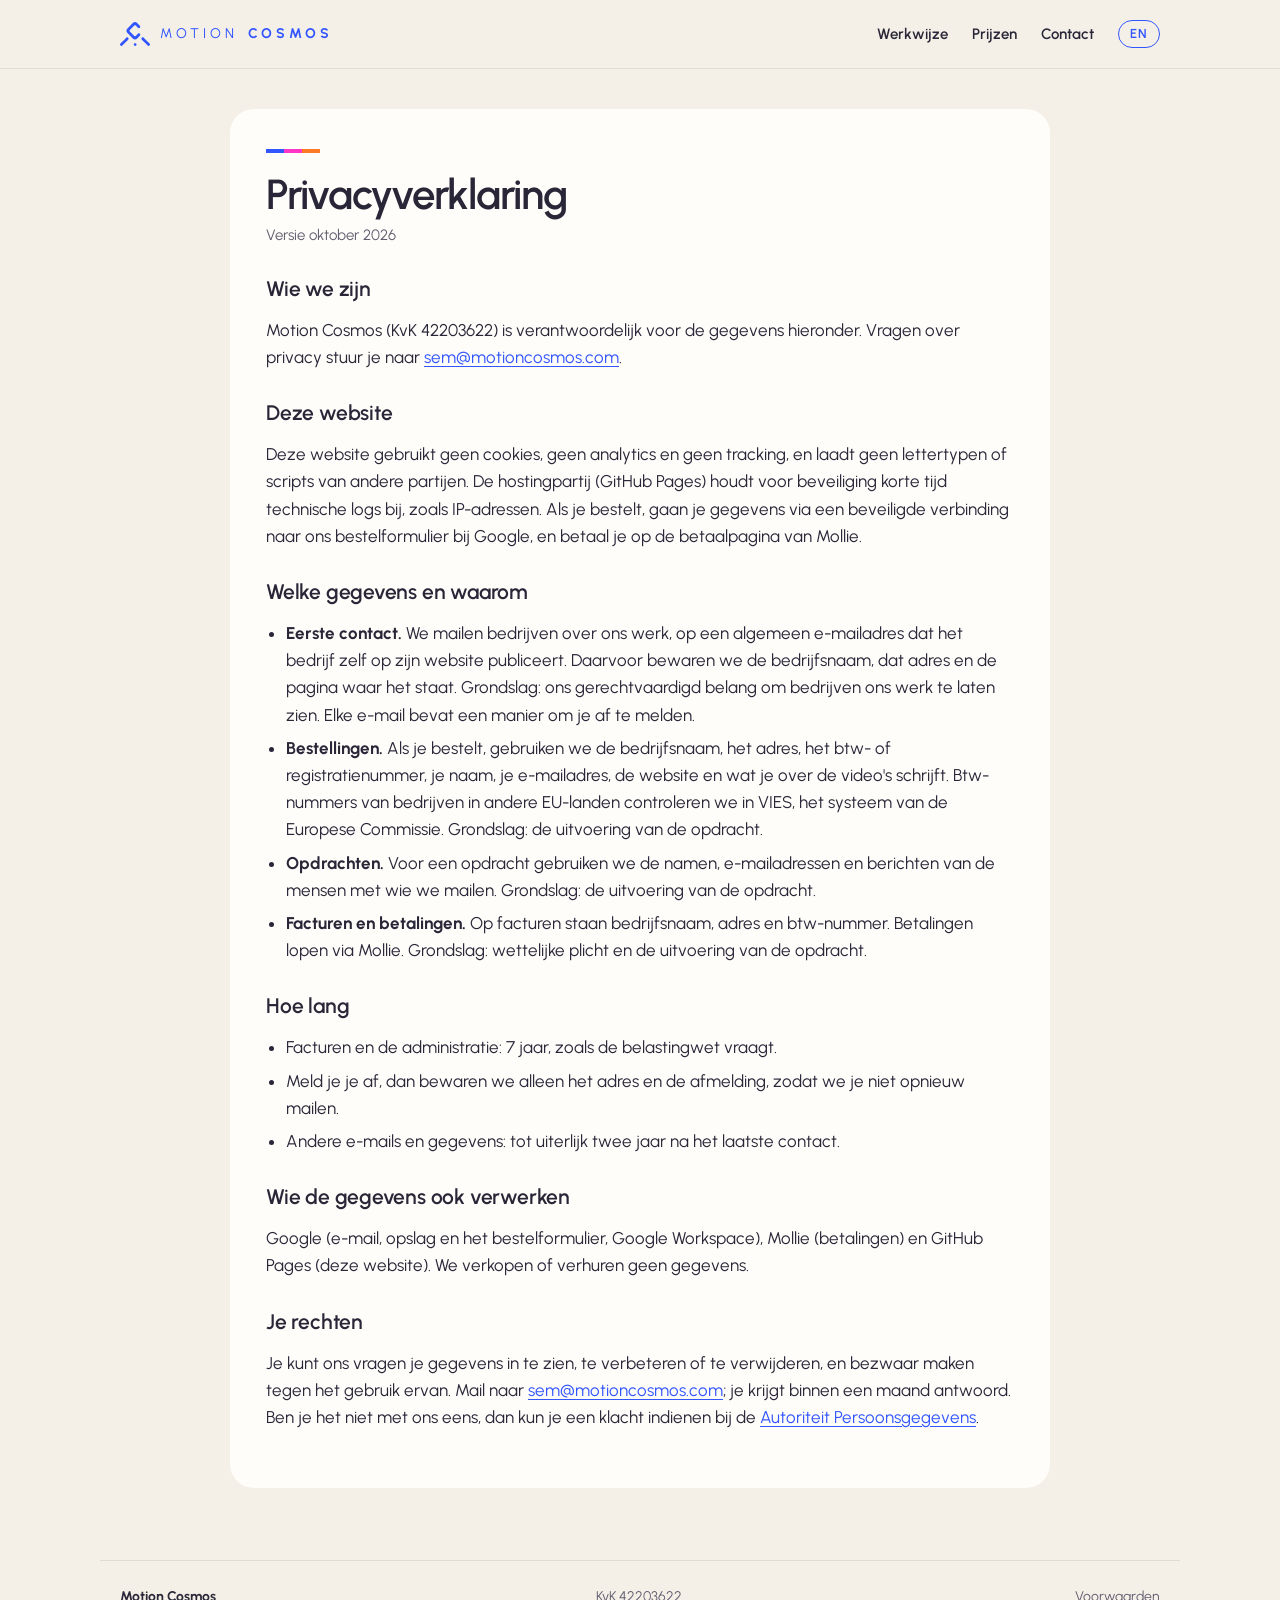
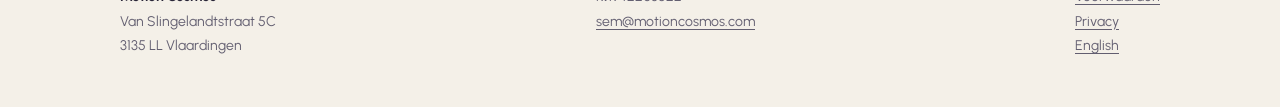
<file: privacy.html>
<!doctype html>
<html lang="nl">
<head>
<meta charset="utf-8">
<meta name="viewport" content="width=device-width, initial-scale=1">
<title>Privacy | Motion Cosmos</title>
<link rel="icon" href="favicon.ico" sizes="32x32">
<link rel="icon" href="favicon.svg" type="image/svg+xml">
<link rel="apple-touch-icon" href="apple-touch-icon.png">
<link rel="manifest" href="site.webmanifest">
<link rel="stylesheet" href="style.css">
</head>
<body>
<header class="top">
  <div class="wrap">
    <a class="brand" href="index.html"><img src="assets/beeldmerk.svg" alt="" width="30" height="24">MOTION<b>COSMOS</b></a>
    <nav>
      <a class="hide-sm" href="index.html#werkwijze">Werkwijze</a>
      <a href="index.html#prijzen">Prijzen</a>
      <a class="hide-sm" href="index.html#contact">Contact</a>
      <a class="lang" href="en/privacy.html" hreflang="en" lang="en" title="English version">EN</a>
    </nav>
  </div>
</header>

<main class="wrap">
  <article class="legal">
    <div class="bar"><i></i><i></i><i></i></div>
    <h1>Privacyverklaring</h1>
    <p class="meta">Versie oktober 2026</p>

    <h2>Wie we zijn</h2>
    <p>Motion Cosmos (KvK 42203622) is verantwoordelijk voor de gegevens hieronder. Vragen over privacy stuur je naar <a href="mailto:sem@motioncosmos.com">sem@motioncosmos.com</a>.</p>

    <h2>Deze website</h2>
    <p>Deze website gebruikt geen cookies, geen analytics en geen tracking, en laadt geen lettertypen of scripts van andere partijen. De hostingpartij (GitHub Pages) houdt voor beveiliging korte tijd technische logs bij, zoals IP-adressen. Als je bestelt, gaan je gegevens via een beveiligde verbinding naar ons bestelformulier bij Google, en betaal je op de betaalpagina van Mollie.</p>

    <h2>Welke gegevens en waarom</h2>
    <ul>
      <li><strong>Eerste contact.</strong> We mailen bedrijven over ons werk, op een algemeen e-mailadres dat het bedrijf zelf op zijn website publiceert. Daarvoor bewaren we de bedrijfsnaam, dat adres en de pagina waar het staat. Grondslag: ons gerechtvaardigd belang om bedrijven ons werk te laten zien. Elke e-mail bevat een manier om je af te melden.</li>
      <li><strong>Bestellingen.</strong> Als je bestelt, gebruiken we de bedrijfsnaam, het adres, het btw- of registratienummer, je naam, je e-mailadres, de website en wat je over de video's schrijft. Btw-nummers van bedrijven in andere EU-landen controleren we in VIES, het systeem van de Europese Commissie. Grondslag: de uitvoering van de opdracht.</li>
      <li><strong>Opdrachten.</strong> Voor een opdracht gebruiken we de namen, e-mailadressen en berichten van de mensen met wie we mailen. Grondslag: de uitvoering van de opdracht.</li>
      <li><strong>Facturen en betalingen.</strong> Op facturen staan bedrijfsnaam, adres en btw-nummer. Betalingen lopen via Mollie. Grondslag: wettelijke plicht en de uitvoering van de opdracht.</li>
    </ul>

    <h2>Hoe lang</h2>
    <ul>
      <li>Facturen en de administratie: 7 jaar, zoals de belastingwet vraagt.</li>
      <li>Meld je je af, dan bewaren we alleen het adres en de afmelding, zodat we je niet opnieuw mailen.</li>
      <li>Andere e-mails en gegevens: tot uiterlijk twee jaar na het laatste contact.</li>
    </ul>

    <h2>Wie de gegevens ook verwerken</h2>
    <p>Google (e-mail, opslag en het bestelformulier, Google Workspace), Mollie (betalingen) en GitHub Pages (deze website). We verkopen of verhuren geen gegevens.</p>

    <h2>Je rechten</h2>
    <p>Je kunt ons vragen je gegevens in te zien, te verbeteren of te verwijderen, en bezwaar maken tegen het gebruik ervan. Mail naar <a href="mailto:sem@motioncosmos.com">sem@motioncosmos.com</a>; je krijgt binnen een maand antwoord. Ben je het niet met ons eens, dan kun je een klacht indienen bij de <a href="https://www.autoriteitpersoonsgegevens.nl">Autoriteit Persoonsgegevens</a>.</p>
  </article>
</main>

<footer>
  <div class="wrap">
    <p><strong>Motion Cosmos</strong><br>Van Slingelandtstraat 5C<br>3135 LL Vlaardingen</p>
    <p>KvK 42203622<br><a href="mailto:sem@motioncosmos.com">sem@motioncosmos.com</a></p>
    <p><a href="voorwaarden.html">Voorwaarden</a><br><a href="privacy.html">Privacy</a><br><a href="en/privacy.html" hreflang="en">English</a></p>
  </div>
</footer>
</body>
</html>
</file>
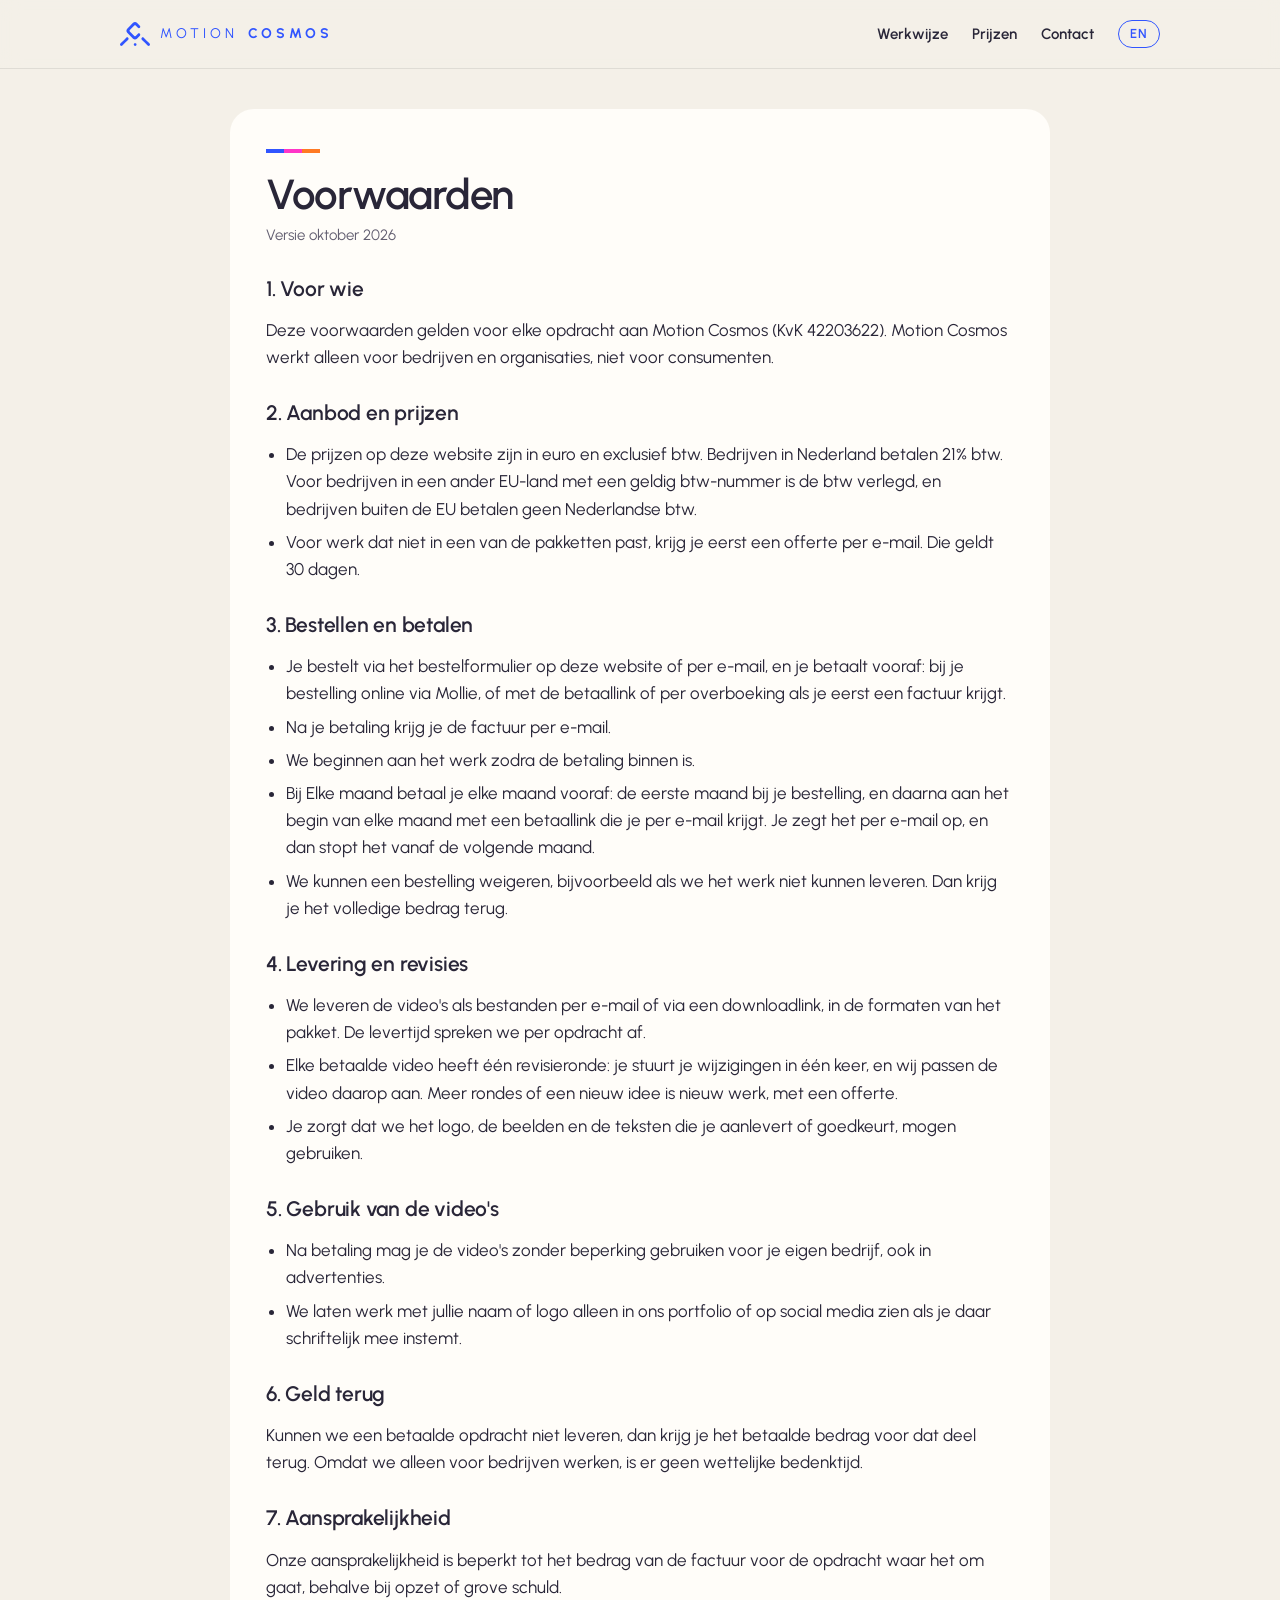
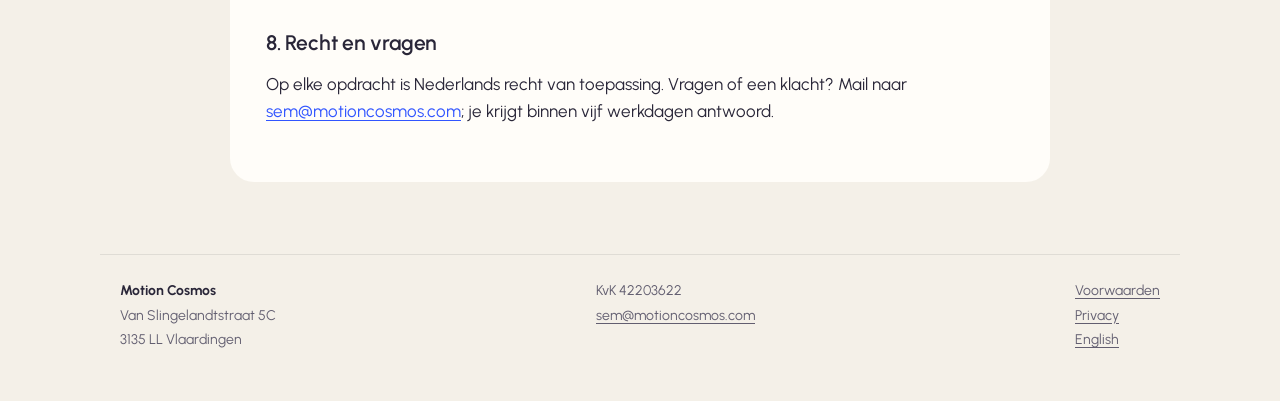
<file: voorwaarden.html>
<!doctype html>
<html lang="nl">
<head>
<meta charset="utf-8">
<meta name="viewport" content="width=device-width, initial-scale=1">
<title>Voorwaarden | Motion Cosmos</title>
<link rel="icon" href="favicon.ico" sizes="32x32">
<link rel="icon" href="favicon.svg" type="image/svg+xml">
<link rel="apple-touch-icon" href="apple-touch-icon.png">
<link rel="manifest" href="site.webmanifest">
<link rel="stylesheet" href="style.css">
</head>
<body>
<header class="top">
  <div class="wrap">
    <a class="brand" href="index.html"><img src="assets/beeldmerk.svg" alt="" width="30" height="24">MOTION<b>COSMOS</b></a>
    <nav>
      <a class="hide-sm" href="index.html#werkwijze">Werkwijze</a>
      <a href="index.html#prijzen">Prijzen</a>
      <a class="hide-sm" href="index.html#contact">Contact</a>
      <a class="lang" href="en/terms.html" hreflang="en" lang="en" title="English version">EN</a>
    </nav>
  </div>
</header>

<main class="wrap">
  <article class="legal">
    <div class="bar"><i></i><i></i><i></i></div>
    <h1>Voorwaarden</h1>
    <p class="meta">Versie oktober 2026</p>

    <h2>1. Voor wie</h2>
    <p>Deze voorwaarden gelden voor elke opdracht aan Motion Cosmos (KvK 42203622). Motion Cosmos werkt alleen voor bedrijven en organisaties, niet voor consumenten.</p>

    <h2>2. Aanbod en prijzen</h2>
    <ul>
      <li>De prijzen op deze website zijn in euro en exclusief btw. Bedrijven in Nederland betalen 21% btw. Voor bedrijven in een ander EU-land met een geldig btw-nummer is de btw verlegd, en bedrijven buiten de EU betalen geen Nederlandse btw.</li>
      <li>Voor werk dat niet in een van de pakketten past, krijg je eerst een offerte per e-mail. Die geldt 30 dagen.</li>
    </ul>

    <h2>3. Bestellen en betalen</h2>
    <ul>
      <li>Je bestelt via het bestelformulier op deze website of per e-mail, en je betaalt vooraf: bij je bestelling online via Mollie, of met de betaallink of per overboeking als je eerst een factuur krijgt.</li>
      <li>Na je betaling krijg je de factuur per e-mail.</li>
      
      <li>We beginnen aan het werk zodra de betaling binnen is.</li>
      <li>Bij Elke maand betaal je elke maand vooraf: de eerste maand bij je bestelling, en daarna aan het begin van elke maand met een betaallink die je per e-mail krijgt. Je zegt het per e-mail op, en dan stopt het vanaf de volgende maand.</li>
      <li>We kunnen een bestelling weigeren, bijvoorbeeld als we het werk niet kunnen leveren. Dan krijg je het volledige bedrag terug.</li>
    </ul>

    <h2>4. Levering en revisies</h2>
    <ul>
      <li>We leveren de video's als bestanden per e-mail of via een downloadlink, in de formaten van het pakket. De levertijd spreken we per opdracht af.</li>
      <li>Elke betaalde video heeft één revisieronde: je stuurt je wijzigingen in één keer, en wij passen de video daarop aan. Meer rondes of een nieuw idee is nieuw werk, met een offerte.</li>
      <li>Je zorgt dat we het logo, de beelden en de teksten die je aanlevert of goedkeurt, mogen gebruiken.</li>
    </ul>

    <h2>5. Gebruik van de video's</h2>
    <ul>
      <li>Na betaling mag je de video's zonder beperking gebruiken voor je eigen bedrijf, ook in advertenties.</li>
      <li>We laten werk met jullie naam of logo alleen in ons portfolio of op social media zien als je daar schriftelijk mee instemt.</li>
    </ul>

    <h2>6. Geld terug</h2>
    <p>Kunnen we een betaalde opdracht niet leveren, dan krijg je het betaalde bedrag voor dat deel terug. Omdat we alleen voor bedrijven werken, is er geen wettelijke bedenktijd.</p>

    <h2>7. Aansprakelijkheid</h2>
    <p>Onze aansprakelijkheid is beperkt tot het bedrag van de factuur voor de opdracht waar het om gaat, behalve bij opzet of grove schuld.</p>

    <h2>8. Recht en vragen</h2>
    <p>Op elke opdracht is Nederlands recht van toepassing. Vragen of een klacht? Mail naar <a href="mailto:sem@motioncosmos.com">sem@motioncosmos.com</a>; je krijgt binnen vijf werkdagen antwoord.</p>
  </article>
</main>

<footer>
  <div class="wrap">
    <p><strong>Motion Cosmos</strong><br>Van Slingelandtstraat 5C<br>3135 LL Vlaardingen</p>
    <p>KvK 42203622<br><a href="mailto:sem@motioncosmos.com">sem@motioncosmos.com</a></p>
    <p><a href="voorwaarden.html">Voorwaarden</a><br><a href="privacy.html">Privacy</a><br><a href="en/terms.html" hreflang="en">English</a></p>
  </div>
</footer>
</body>
</html>
</file>
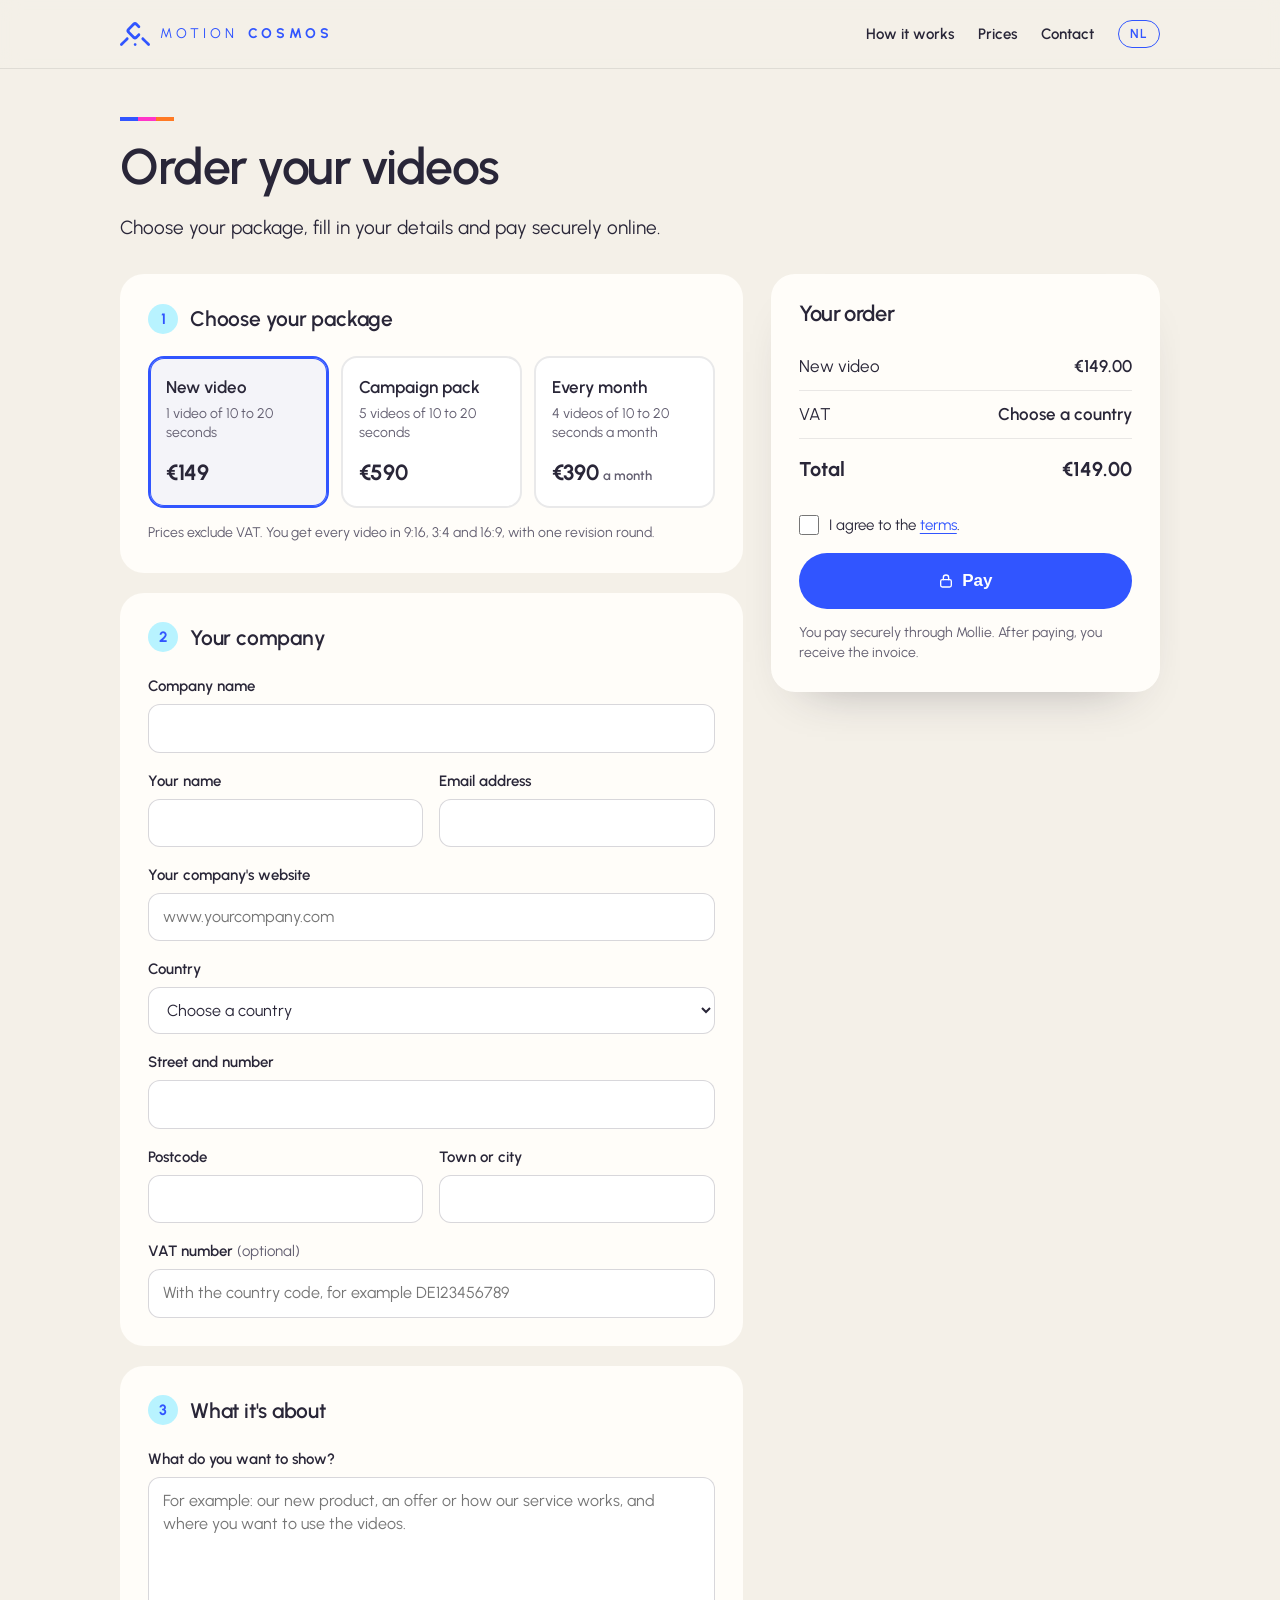
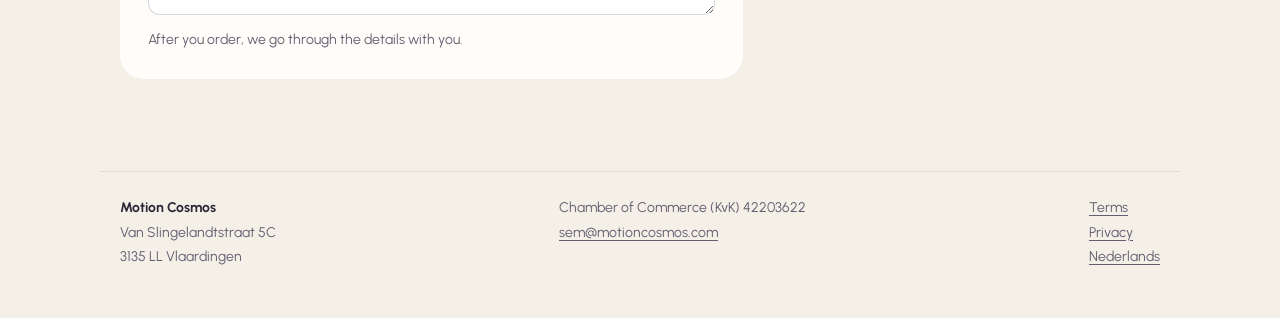
<file: en/order.html>
<!doctype html>
<html lang="en">
<head>
<meta charset="utf-8">
<meta name="viewport" content="width=device-width, initial-scale=1">
<title>Order | Motion Cosmos</title>
<meta name="robots" content="noindex">
<link rel="icon" href="../favicon.ico" sizes="32x32">
<link rel="icon" href="../favicon.svg" type="image/svg+xml">
<link rel="apple-touch-icon" href="../apple-touch-icon.png">
<link rel="manifest" href="../site.webmanifest">
<link rel="stylesheet" href="../style.css">
</head>
<body>
<header class="top">
  <div class="wrap">
    <a class="brand" href="index.html"><img src="../assets/beeldmerk.svg" alt="" width="30" height="24">MOTION<b>COSMOS</b></a>
    <nav>
      <a class="hide-sm" href="index.html#how">How it works</a>
      <a href="index.html#prices">Prices</a>
      <a class="hide-sm" href="index.html#contact">Contact</a>
      <a class="lang" href="../bestellen.html" hreflang="nl" lang="nl" title="Nederlandse versie">NL</a>
    </nav>
  </div>
</header>

<main class="wrap">
  <div class="order-head">
    <div class="bar"><i></i><i></i><i></i></div>
    <h1>Order your videos</h1>
    <p class="lead">Choose your package, fill in your details and pay securely online.</p>
  </div>

  <form id="order" class="order" data-endpoint="https://script.google.com/macros/s/AKfycbwU44Uv4wuJIbIOfIhbV91XySN_4UkLid9wAIwoN8xwoIIRnKi2v82XQ2v1ZDqRvCxIDA/exec" data-email="sem@motioncosmos.com" novalidate>
    <div class="order-main">
      <fieldset class="block">
        <legend><span class="num">1</span>Choose your package</legend>
        <div class="choices">
          <label class="choice"><input type="radio" name="tier" value="video" checked><span class="choice-body"><b>New video</b><small>1 video of 10 to 20 seconds</small><em>€149</em></span></label>
          <label class="choice"><input type="radio" name="tier" value="pack"><span class="choice-body"><b>Campaign pack</b><small>5 videos of 10 to 20 seconds</small><em>€590</em></span></label>
          <label class="choice"><input type="radio" name="tier" value="monthly"><span class="choice-body"><b>Every month</b><small>4 videos of 10 to 20 seconds a month</small><em>€390 <span>a month</span></em></span></label>
        </div>
        <p class="hint">Prices exclude VAT. You get every video in 9:16, 3:4 and 16:9, with one revision round.</p>
      </fieldset>

      <fieldset class="block">
        <legend><span class="num">2</span>Your company</legend>
        <div class="fields">
          <label class="field full"><span>Company name</span><input name="company" required autocomplete="organization" maxlength="120"></label>
          <label class="field"><span>Your name</span><input name="name" required autocomplete="name" maxlength="80"></label>
          <label class="field"><span>Email address</span><input name="email" type="email" required autocomplete="email" maxlength="120"></label>
          <label class="field full"><span>Your company's website</span><input name="website" required inputmode="url" autocomplete="url" placeholder="www.yourcompany.com" maxlength="200"></label>
          <label class="field full"><span>Country</span><select name="country" required autocomplete="country">
<option value="" selected disabled>Choose a country</option>
<option value="NL">Netherlands</option>
<optgroup label="Other EU countries">
<option value="AT">Austria</option>
<option value="BE">Belgium</option>
<option value="BG">Bulgaria</option>
<option value="HR">Croatia</option>
<option value="CY">Cyprus</option>
<option value="CZ">Czechia</option>
<option value="DK">Denmark</option>
<option value="EE">Estonia</option>
<option value="FI">Finland</option>
<option value="FR">France</option>
<option value="DE">Germany</option>
<option value="GR">Greece</option>
<option value="HU">Hungary</option>
<option value="IE">Ireland</option>
<option value="IT">Italy</option>
<option value="LV">Latvia</option>
<option value="LT">Lithuania</option>
<option value="LU">Luxembourg</option>
<option value="MT">Malta</option>
<option value="PL">Poland</option>
<option value="PT">Portugal</option>
<option value="RO">Romania</option>
<option value="SK">Slovakia</option>
<option value="SI">Slovenia</option>
<option value="ES">Spain</option>
<option value="SE">Sweden</option>
</optgroup>
<optgroup label="Outside the EU">
<option value="AF">Afghanistan</option>
<option value="AX">Åland Islands</option>
<option value="AL">Albania</option>
<option value="DZ">Algeria</option>
<option value="AS">American Samoa</option>
<option value="AD">Andorra</option>
<option value="AO">Angola</option>
<option value="AI">Anguilla</option>
<option value="AG">Antigua & Barbuda</option>
<option value="AR">Argentina</option>
<option value="AM">Armenia</option>
<option value="AW">Aruba</option>
<option value="AU">Australia</option>
<option value="AZ">Azerbaijan</option>
<option value="BS">Bahamas</option>
<option value="BH">Bahrain</option>
<option value="BD">Bangladesh</option>
<option value="BB">Barbados</option>
<option value="BY">Belarus</option>
<option value="BZ">Belize</option>
<option value="BJ">Benin</option>
<option value="BM">Bermuda</option>
<option value="BT">Bhutan</option>
<option value="BO">Bolivia</option>
<option value="BA">Bosnia & Herzegovina</option>
<option value="BW">Botswana</option>
<option value="BR">Brazil</option>
<option value="IO">British Indian Ocean Territory</option>
<option value="VG">British Virgin Islands</option>
<option value="BN">Brunei</option>
<option value="BF">Burkina Faso</option>
<option value="BI">Burundi</option>
<option value="KH">Cambodia</option>
<option value="CM">Cameroon</option>
<option value="CA">Canada</option>
<option value="IC">Canary Islands</option>
<option value="CV">Cape Verde</option>
<option value="BQ">Caribbean Netherlands</option>
<option value="KY">Cayman Islands</option>
<option value="CF">Central African Republic</option>
<option value="EA">Ceuta & Melilla</option>
<option value="TD">Chad</option>
<option value="CL">Chile</option>
<option value="CN">China</option>
<option value="CX">Christmas Island</option>
<option value="CC">Cocos (Keeling) Islands</option>
<option value="CO">Colombia</option>
<option value="KM">Comoros</option>
<option value="CG">Congo - Brazzaville</option>
<option value="CD">Congo - Kinshasa</option>
<option value="CK">Cook Islands</option>
<option value="CR">Costa Rica</option>
<option value="CI">Côte d’Ivoire</option>
<option value="CU">Cuba</option>
<option value="CW">Curaçao</option>
<option value="DJ">Djibouti</option>
<option value="DM">Dominica</option>
<option value="DO">Dominican Republic</option>
<option value="EC">Ecuador</option>
<option value="EG">Egypt</option>
<option value="SV">El Salvador</option>
<option value="GQ">Equatorial Guinea</option>
<option value="ER">Eritrea</option>
<option value="SZ">Eswatini</option>
<option value="ET">Ethiopia</option>
<option value="FK">Falkland Islands</option>
<option value="FO">Faroe Islands</option>
<option value="FJ">Fiji</option>
<option value="GF">French Guiana</option>
<option value="PF">French Polynesia</option>
<option value="TF">French Southern Territories</option>
<option value="GA">Gabon</option>
<option value="GM">Gambia</option>
<option value="GE">Georgia</option>
<option value="GH">Ghana</option>
<option value="GI">Gibraltar</option>
<option value="GL">Greenland</option>
<option value="GD">Grenada</option>
<option value="GP">Guadeloupe</option>
<option value="GU">Guam</option>
<option value="GT">Guatemala</option>
<option value="GG">Guernsey</option>
<option value="GN">Guinea</option>
<option value="GW">Guinea-Bissau</option>
<option value="GY">Guyana</option>
<option value="HT">Haiti</option>
<option value="HN">Honduras</option>
<option value="HK">Hong Kong SAR China</option>
<option value="IS">Iceland</option>
<option value="IN">India</option>
<option value="ID">Indonesia</option>
<option value="IR">Iran</option>
<option value="IQ">Iraq</option>
<option value="IM">Isle of Man</option>
<option value="IL">Israel</option>
<option value="JM">Jamaica</option>
<option value="JP">Japan</option>
<option value="JE">Jersey</option>
<option value="JO">Jordan</option>
<option value="KZ">Kazakhstan</option>
<option value="KE">Kenya</option>
<option value="KI">Kiribati</option>
<option value="XK">Kosovo</option>
<option value="KW">Kuwait</option>
<option value="KG">Kyrgyzstan</option>
<option value="LA">Laos</option>
<option value="LB">Lebanon</option>
<option value="LS">Lesotho</option>
<option value="LR">Liberia</option>
<option value="LY">Libya</option>
<option value="LI">Liechtenstein</option>
<option value="MO">Macao SAR China</option>
<option value="MG">Madagascar</option>
<option value="MW">Malawi</option>
<option value="MY">Malaysia</option>
<option value="MV">Maldives</option>
<option value="ML">Mali</option>
<option value="MH">Marshall Islands</option>
<option value="MQ">Martinique</option>
<option value="MR">Mauritania</option>
<option value="MU">Mauritius</option>
<option value="YT">Mayotte</option>
<option value="MX">Mexico</option>
<option value="FM">Micronesia</option>
<option value="MD">Moldova</option>
<option value="MC">Monaco</option>
<option value="MN">Mongolia</option>
<option value="ME">Montenegro</option>
<option value="MS">Montserrat</option>
<option value="MA">Morocco</option>
<option value="MZ">Mozambique</option>
<option value="MM">Myanmar (Burma)</option>
<option value="NA">Namibia</option>
<option value="NR">Nauru</option>
<option value="NP">Nepal</option>
<option value="NC">New Caledonia</option>
<option value="NZ">New Zealand</option>
<option value="NI">Nicaragua</option>
<option value="NE">Niger</option>
<option value="NG">Nigeria</option>
<option value="NU">Niue</option>
<option value="NF">Norfolk Island</option>
<option value="KP">North Korea</option>
<option value="MK">North Macedonia</option>
<option value="MP">Northern Mariana Islands</option>
<option value="NO">Norway</option>
<option value="OM">Oman</option>
<option value="PK">Pakistan</option>
<option value="PW">Palau</option>
<option value="PS">Palestinian Territories</option>
<option value="PA">Panama</option>
<option value="PG">Papua New Guinea</option>
<option value="PY">Paraguay</option>
<option value="PE">Peru</option>
<option value="PH">Philippines</option>
<option value="PN">Pitcairn Islands</option>
<option value="PR">Puerto Rico</option>
<option value="QA">Qatar</option>
<option value="RE">Réunion</option>
<option value="RU">Russia</option>
<option value="RW">Rwanda</option>
<option value="WS">Samoa</option>
<option value="SM">San Marino</option>
<option value="ST">São Tomé & Príncipe</option>
<option value="SA">Saudi Arabia</option>
<option value="SN">Senegal</option>
<option value="RS">Serbia</option>
<option value="SC">Seychelles</option>
<option value="SL">Sierra Leone</option>
<option value="SG">Singapore</option>
<option value="SX">Sint Maarten</option>
<option value="SB">Solomon Islands</option>
<option value="SO">Somalia</option>
<option value="ZA">South Africa</option>
<option value="GS">South Georgia & South Sandwich Islands</option>
<option value="KR">South Korea</option>
<option value="SS">South Sudan</option>
<option value="LK">Sri Lanka</option>
<option value="BL">St. Barthélemy</option>
<option value="SH">St. Helena</option>
<option value="KN">St. Kitts & Nevis</option>
<option value="LC">St. Lucia</option>
<option value="MF">St. Martin</option>
<option value="PM">St. Pierre & Miquelon</option>
<option value="VC">St. Vincent & Grenadines</option>
<option value="SD">Sudan</option>
<option value="SR">Suriname</option>
<option value="SJ">Svalbard & Jan Mayen</option>
<option value="CH">Switzerland</option>
<option value="SY">Syria</option>
<option value="TW">Taiwan</option>
<option value="TJ">Tajikistan</option>
<option value="TZ">Tanzania</option>
<option value="TH">Thailand</option>
<option value="TL">Timor-Leste</option>
<option value="TG">Togo</option>
<option value="TK">Tokelau</option>
<option value="TO">Tonga</option>
<option value="TT">Trinidad & Tobago</option>
<option value="TN">Tunisia</option>
<option value="TR">Türkiye</option>
<option value="TM">Turkmenistan</option>
<option value="TC">Turks & Caicos Islands</option>
<option value="TV">Tuvalu</option>
<option value="VI">U.S. Virgin Islands</option>
<option value="UG">Uganda</option>
<option value="UA">Ukraine</option>
<option value="AE">United Arab Emirates</option>
<option value="GB">United Kingdom</option>
<option value="US">United States</option>
<option value="UY">Uruguay</option>
<option value="UZ">Uzbekistan</option>
<option value="VU">Vanuatu</option>
<option value="VA">Vatican City</option>
<option value="VE">Venezuela</option>
<option value="VN">Vietnam</option>
<option value="WF">Wallis & Futuna</option>
<option value="EH">Western Sahara</option>
<option value="YE">Yemen</option>
<option value="ZM">Zambia</option>
<option value="ZW">Zimbabwe</option>
</optgroup>
          </select></label>
          <label class="field full"><span>Street and number</span><input name="street" required autocomplete="address-line1" maxlength="120"></label>
          <label class="field"><span>Postcode</span><input name="postcode" required autocomplete="postal-code" maxlength="20"></label>
          <label class="field"><span>Town or city</span><input name="city" required autocomplete="address-level2" maxlength="80"></label>
          <label class="field full" data-when="vat"><span><span data-vat-label>VAT number</span> <i class="opt" data-vat-note>(optional)</i></span><input name="vatId" maxlength="30" autocomplete="off" placeholder="DE123456789"></label>
        </div>
      </fieldset>

      <fieldset class="block">
        <legend><span class="num">3</span>What it's about</legend>
        <label class="field full"><span>What do you want to show?</span><textarea name="brief" rows="5" required maxlength="2000" placeholder="For example: our new product, an offer or how our service works, and where you want to use the videos."></textarea></label>
        <p class="hint">After you order, we go through the details with you.</p>
      </fieldset>
      <div class="hp" aria-hidden="true"><label>Leave this field empty <input name="hp" tabindex="-1" autocomplete="off"></label></div>
    </div>

    <aside class="summary">
      <div class="summary-card">
        <h2>Your order</h2>
        <dl>
          <div><dt data-sum="name">New video</dt><dd data-sum="excl">€149.00</dd></div>
          <div><dt data-sum="vatLabel">VAT</dt><dd data-sum="vat">Choose a country</dd></div>
          <div class="total"><dt>Total</dt><dd data-sum="total">€149.00</dd></div>
        </dl>
        <p class="sum-note" data-sum="note" hidden></p>
        <label class="terms"><input type="checkbox" name="terms" required><span>I agree to the <a href="terms.html" target="_blank" rel="noopener">terms</a>.</span></label>
        <button class="btn btn-primary pay" type="submit"><svg width="16" height="16" viewBox="0 0 24 24" fill="none" stroke="currentColor" stroke-width="2" stroke-linecap="round" stroke-linejoin="round" aria-hidden="true"><rect x="4" y="10" width="16" height="11" rx="2.5"/><path d="M8 10V7a4 4 0 0 1 8 0v3"/></svg><span data-sum="button">Pay</span></button>
        <p class="error" role="alert" hidden></p>
        <p class="secure">You pay securely through Mollie. After paying, you receive the invoice.</p>
      </div>
    </aside>
  </form>
</main>

<footer>
  <div class="wrap">
    <p><strong>Motion Cosmos</strong><br>Van Slingelandtstraat 5C<br>3135 LL Vlaardingen</p>
    <p>Chamber of Commerce (KvK) 42203622<br><a href="mailto:sem@motioncosmos.com">sem@motioncosmos.com</a></p>
    <p><a href="terms.html">Terms</a><br><a href="privacy.html">Privacy</a><br><a href="../bestellen.html" hreflang="nl">Nederlands</a></p>
  </div>
</footer>
<script src="../assets/order.js" defer></script>
</body>
</html>
</file>
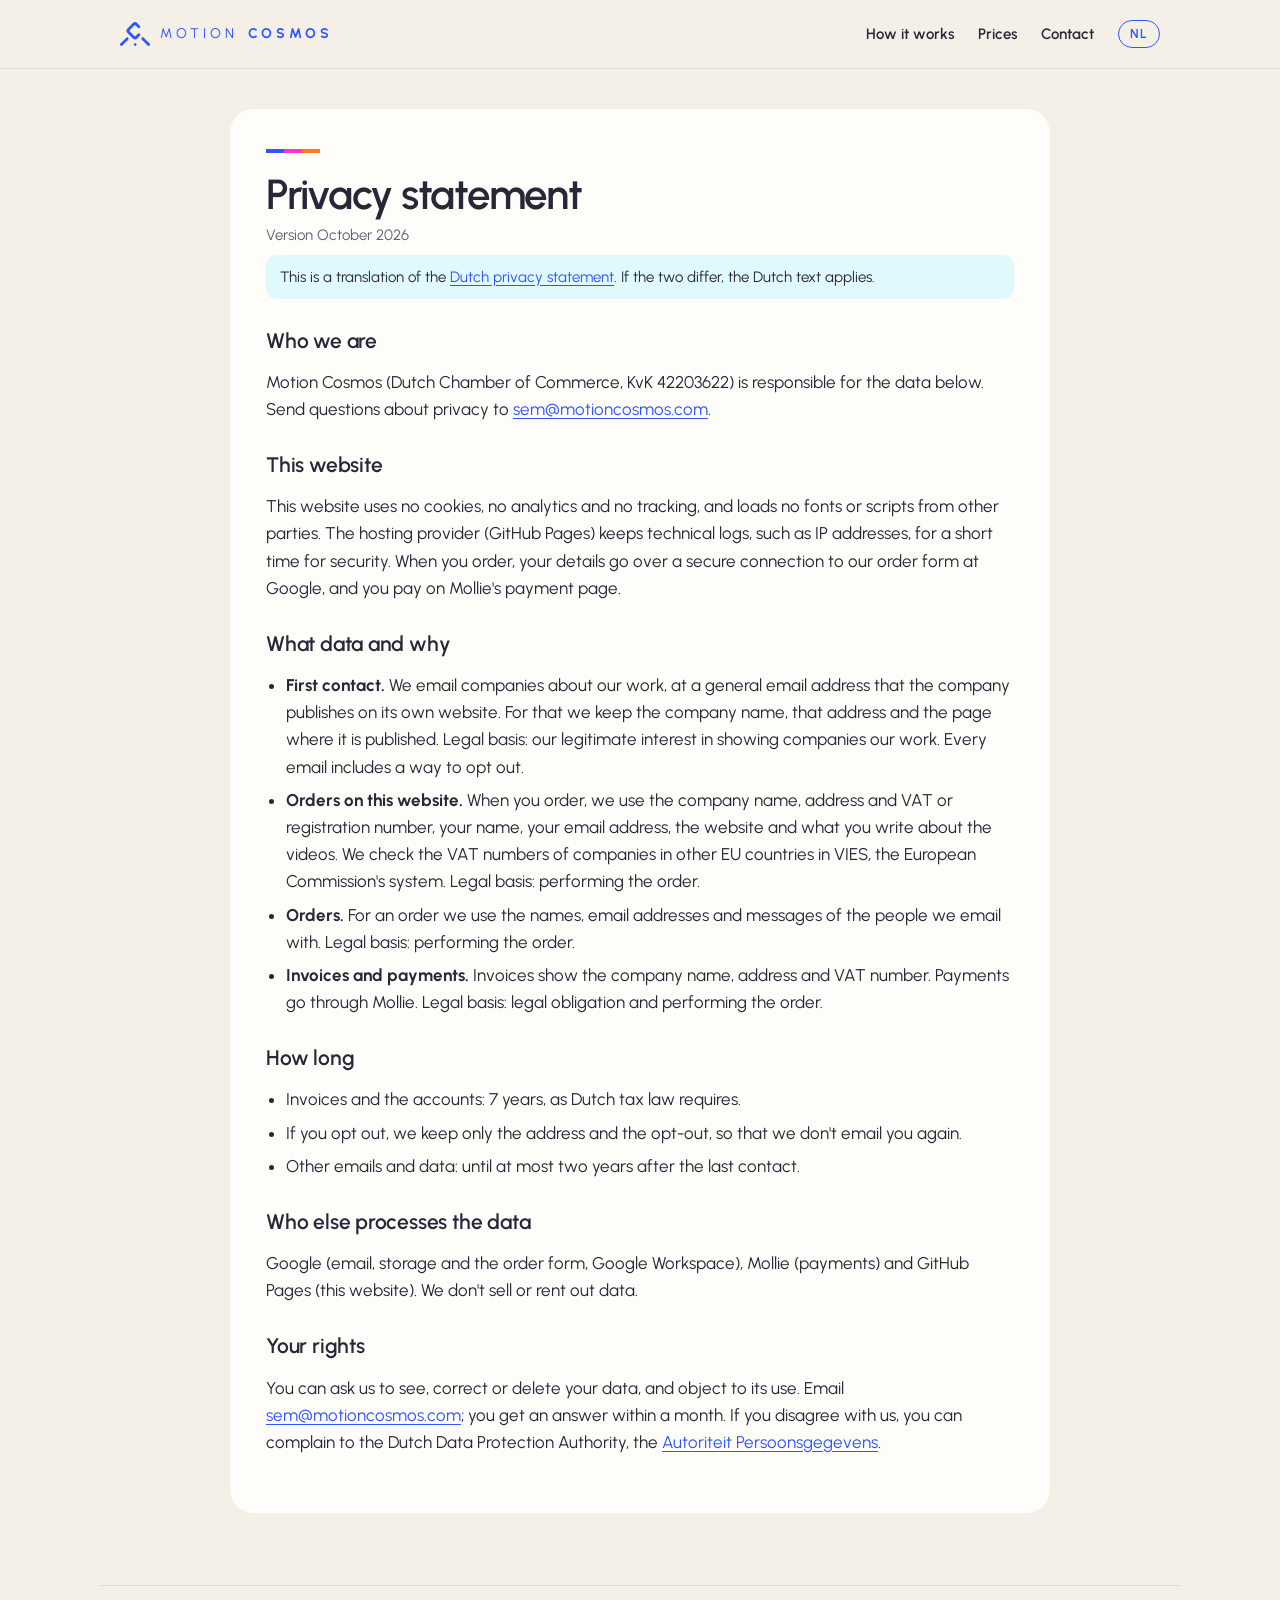
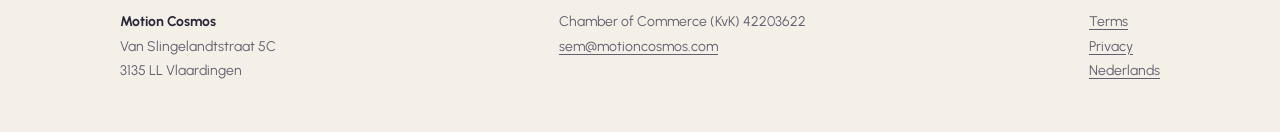
<file: en/privacy.html>
<!doctype html>
<html lang="en">
<head>
<meta charset="utf-8">
<meta name="viewport" content="width=device-width, initial-scale=1">
<title>Privacy | Motion Cosmos</title>
<link rel="icon" href="../favicon.ico" sizes="32x32">
<link rel="icon" href="../favicon.svg" type="image/svg+xml">
<link rel="apple-touch-icon" href="../apple-touch-icon.png">
<link rel="manifest" href="../site.webmanifest">
<link rel="stylesheet" href="../style.css">
</head>
<body>
<header class="top">
  <div class="wrap">
    <a class="brand" href="index.html"><img src="../assets/beeldmerk.svg" alt="" width="30" height="24">MOTION<b>COSMOS</b></a>
    <nav>
      <a class="hide-sm" href="index.html#how">How it works</a>
      <a href="index.html#prices">Prices</a>
      <a class="hide-sm" href="index.html#contact">Contact</a>
      <a class="lang" href="../privacy.html" hreflang="nl" lang="nl" title="Nederlandse versie">NL</a>
    </nav>
  </div>
</header>

<main class="wrap">
  <article class="legal">
    <div class="bar"><i></i><i></i><i></i></div>
    <h1>Privacy statement</h1>
    <p class="meta">Version October 2026</p>
    <p class="translation">This is a translation of the <a href="../privacy.html" hreflang="nl">Dutch privacy statement</a>. If the two differ, the Dutch text applies.</p>

    <h2>Who we are</h2>
    <p>Motion Cosmos (Dutch Chamber of Commerce, KvK 42203622) is responsible for the data below. Send questions about privacy to <a href="mailto:sem@motioncosmos.com">sem@motioncosmos.com</a>.</p>

    <h2>This website</h2>
    <p>This website uses no cookies, no analytics and no tracking, and loads no fonts or scripts from other parties. The hosting provider (GitHub Pages) keeps technical logs, such as IP addresses, for a short time for security. When you order, your details go over a secure connection to our order form at Google, and you pay on Mollie's payment page.</p>

    <h2>What data and why</h2>
    <ul>
      <li><strong>First contact.</strong> We email companies about our work, at a general email address that the company publishes on its own website. For that we keep the company name, that address and the page where it is published. Legal basis: our legitimate interest in showing companies our work. Every email includes a way to opt out.</li>
      <li><strong>Orders on this website.</strong> When you order, we use the company name, address and VAT or registration number, your name, your email address, the website and what you write about the videos. We check the VAT numbers of companies in other EU countries in VIES, the European Commission's system. Legal basis: performing the order.</li>
      <li><strong>Orders.</strong> For an order we use the names, email addresses and messages of the people we email with. Legal basis: performing the order.</li>
      <li><strong>Invoices and payments.</strong> Invoices show the company name, address and VAT number. Payments go through Mollie. Legal basis: legal obligation and performing the order.</li>
    </ul>

    <h2>How long</h2>
    <ul>
      <li>Invoices and the accounts: 7 years, as Dutch tax law requires.</li>
      <li>If you opt out, we keep only the address and the opt-out, so that we don't email you again.</li>
      <li>Other emails and data: until at most two years after the last contact.</li>
    </ul>

    <h2>Who else processes the data</h2>
    <p>Google (email, storage and the order form, Google Workspace), Mollie (payments) and GitHub Pages (this website). We don't sell or rent out data.</p>

    <h2>Your rights</h2>
    <p>You can ask us to see, correct or delete your data, and object to its use. Email <a href="mailto:sem@motioncosmos.com">sem@motioncosmos.com</a>; you get an answer within a month. If you disagree with us, you can complain to the Dutch Data Protection Authority, the <a href="https://www.autoriteitpersoonsgegevens.nl/en">Autoriteit Persoonsgegevens</a>.</p>
  </article>
</main>

<footer>
  <div class="wrap">
    <p><strong>Motion Cosmos</strong><br>Van Slingelandtstraat 5C<br>3135 LL Vlaardingen</p>
    <p>Chamber of Commerce (KvK) 42203622<br><a href="mailto:sem@motioncosmos.com">sem@motioncosmos.com</a></p>
    <p><a href="terms.html">Terms</a><br><a href="privacy.html">Privacy</a><br><a href="../privacy.html" hreflang="nl">Nederlands</a></p>
  </div>
</footer>
</body>
</html>
</file>
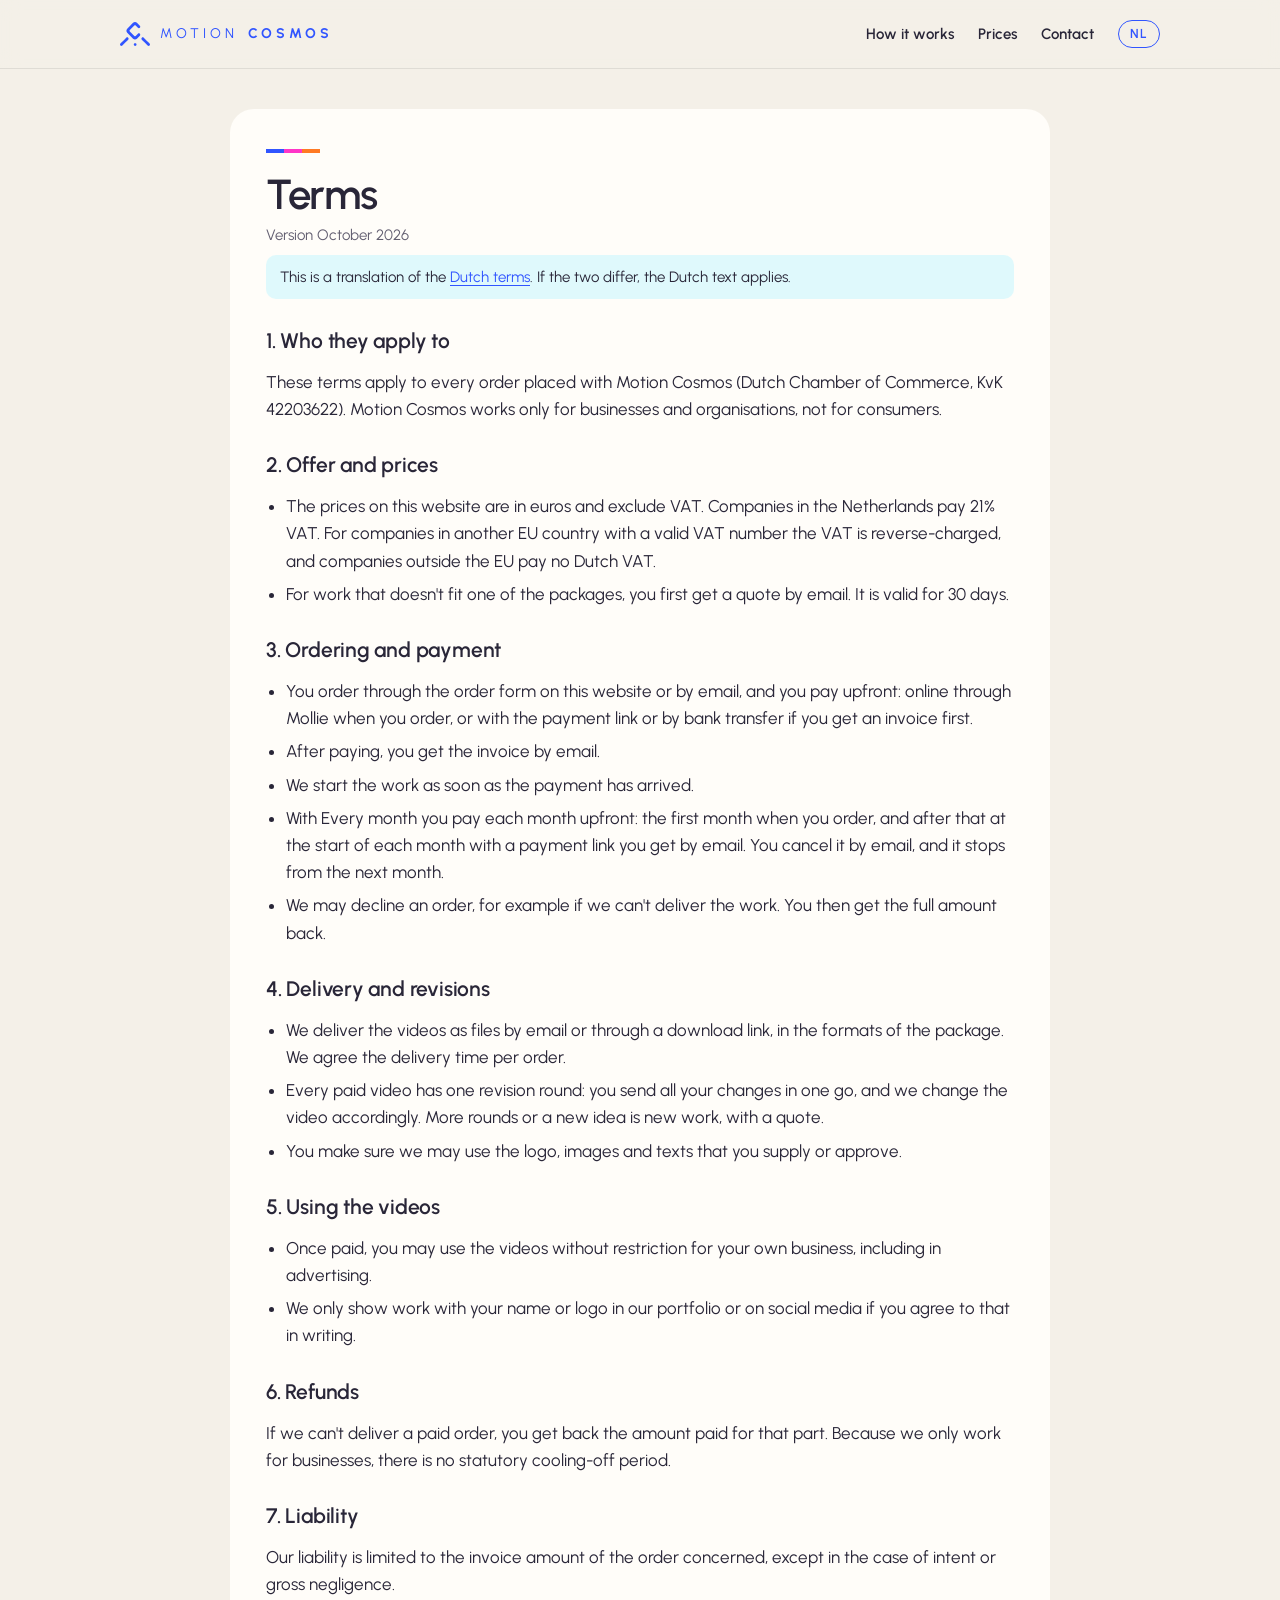
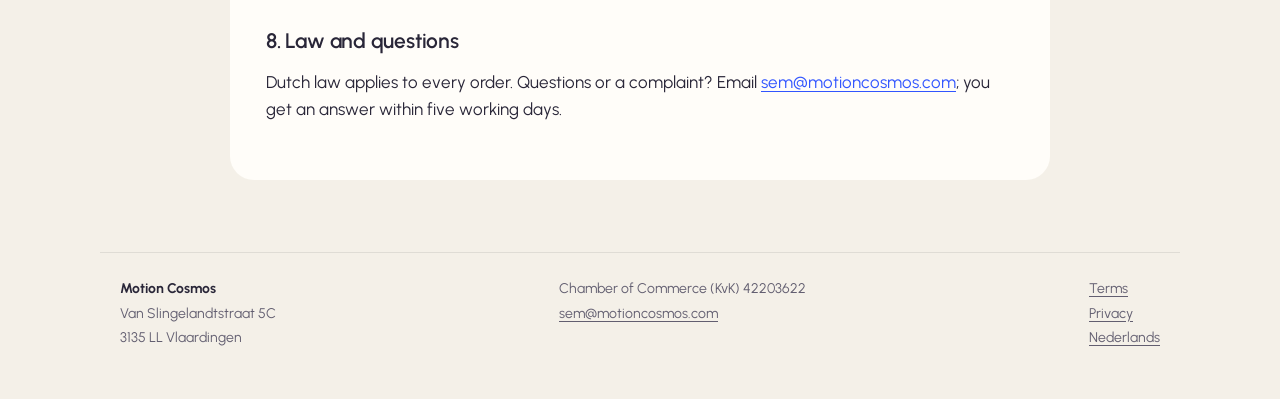
<file: en/terms.html>
<!doctype html>
<html lang="en">
<head>
<meta charset="utf-8">
<meta name="viewport" content="width=device-width, initial-scale=1">
<title>Terms | Motion Cosmos</title>
<link rel="icon" href="../favicon.ico" sizes="32x32">
<link rel="icon" href="../favicon.svg" type="image/svg+xml">
<link rel="apple-touch-icon" href="../apple-touch-icon.png">
<link rel="manifest" href="../site.webmanifest">
<link rel="stylesheet" href="../style.css">
</head>
<body>
<header class="top">
  <div class="wrap">
    <a class="brand" href="index.html"><img src="../assets/beeldmerk.svg" alt="" width="30" height="24">MOTION<b>COSMOS</b></a>
    <nav>
      <a class="hide-sm" href="index.html#how">How it works</a>
      <a href="index.html#prices">Prices</a>
      <a class="hide-sm" href="index.html#contact">Contact</a>
      <a class="lang" href="../voorwaarden.html" hreflang="nl" lang="nl" title="Nederlandse versie">NL</a>
    </nav>
  </div>
</header>

<main class="wrap">
  <article class="legal">
    <div class="bar"><i></i><i></i><i></i></div>
    <h1>Terms</h1>
    <p class="meta">Version October 2026</p>
    <p class="translation">This is a translation of the <a href="../voorwaarden.html" hreflang="nl">Dutch terms</a>. If the two differ, the Dutch text applies.</p>

    <h2>1. Who they apply to</h2>
    <p>These terms apply to every order placed with Motion Cosmos (Dutch Chamber of Commerce, KvK 42203622). Motion Cosmos works only for businesses and organisations, not for consumers.</p>

    <h2>2. Offer and prices</h2>
    <ul>
      <li>The prices on this website are in euros and exclude VAT. Companies in the Netherlands pay 21% VAT. For companies in another EU country with a valid VAT number the VAT is reverse-charged, and companies outside the EU pay no Dutch VAT.</li>
      <li>For work that doesn't fit one of the packages, you first get a quote by email. It is valid for 30 days.</li>
    </ul>

    <h2>3. Ordering and payment</h2>
    <ul>
      <li>You order through the order form on this website or by email, and you pay upfront: online through Mollie when you order, or with the payment link or by bank transfer if you get an invoice first.</li>
      <li>After paying, you get the invoice by email.</li>
      
      <li>We start the work as soon as the payment has arrived.</li>
      <li>With Every month you pay each month upfront: the first month when you order, and after that at the start of each month with a payment link you get by email. You cancel it by email, and it stops from the next month.</li>
      <li>We may decline an order, for example if we can't deliver the work. You then get the full amount back.</li>
    </ul>

    <h2>4. Delivery and revisions</h2>
    <ul>
      <li>We deliver the videos as files by email or through a download link, in the formats of the package. We agree the delivery time per order.</li>
      <li>Every paid video has one revision round: you send all your changes in one go, and we change the video accordingly. More rounds or a new idea is new work, with a quote.</li>
      <li>You make sure we may use the logo, images and texts that you supply or approve.</li>
    </ul>

    <h2>5. Using the videos</h2>
    <ul>
      <li>Once paid, you may use the videos without restriction for your own business, including in advertising.</li>
      <li>We only show work with your name or logo in our portfolio or on social media if you agree to that in writing.</li>
    </ul>

    <h2>6. Refunds</h2>
    <p>If we can't deliver a paid order, you get back the amount paid for that part. Because we only work for businesses, there is no statutory cooling-off period.</p>

    <h2>7. Liability</h2>
    <p>Our liability is limited to the invoice amount of the order concerned, except in the case of intent or gross negligence.</p>

    <h2>8. Law and questions</h2>
    <p>Dutch law applies to every order. Questions or a complaint? Email <a href="mailto:sem@motioncosmos.com">sem@motioncosmos.com</a>; you get an answer within five working days.</p>
  </article>
</main>

<footer>
  <div class="wrap">
    <p><strong>Motion Cosmos</strong><br>Van Slingelandtstraat 5C<br>3135 LL Vlaardingen</p>
    <p>Chamber of Commerce (KvK) 42203622<br><a href="mailto:sem@motioncosmos.com">sem@motioncosmos.com</a></p>
    <p><a href="terms.html">Terms</a><br><a href="privacy.html">Privacy</a><br><a href="../voorwaarden.html" hreflang="nl">Nederlands</a></p>
  </div>
</footer>
</body>
</html>
</file>
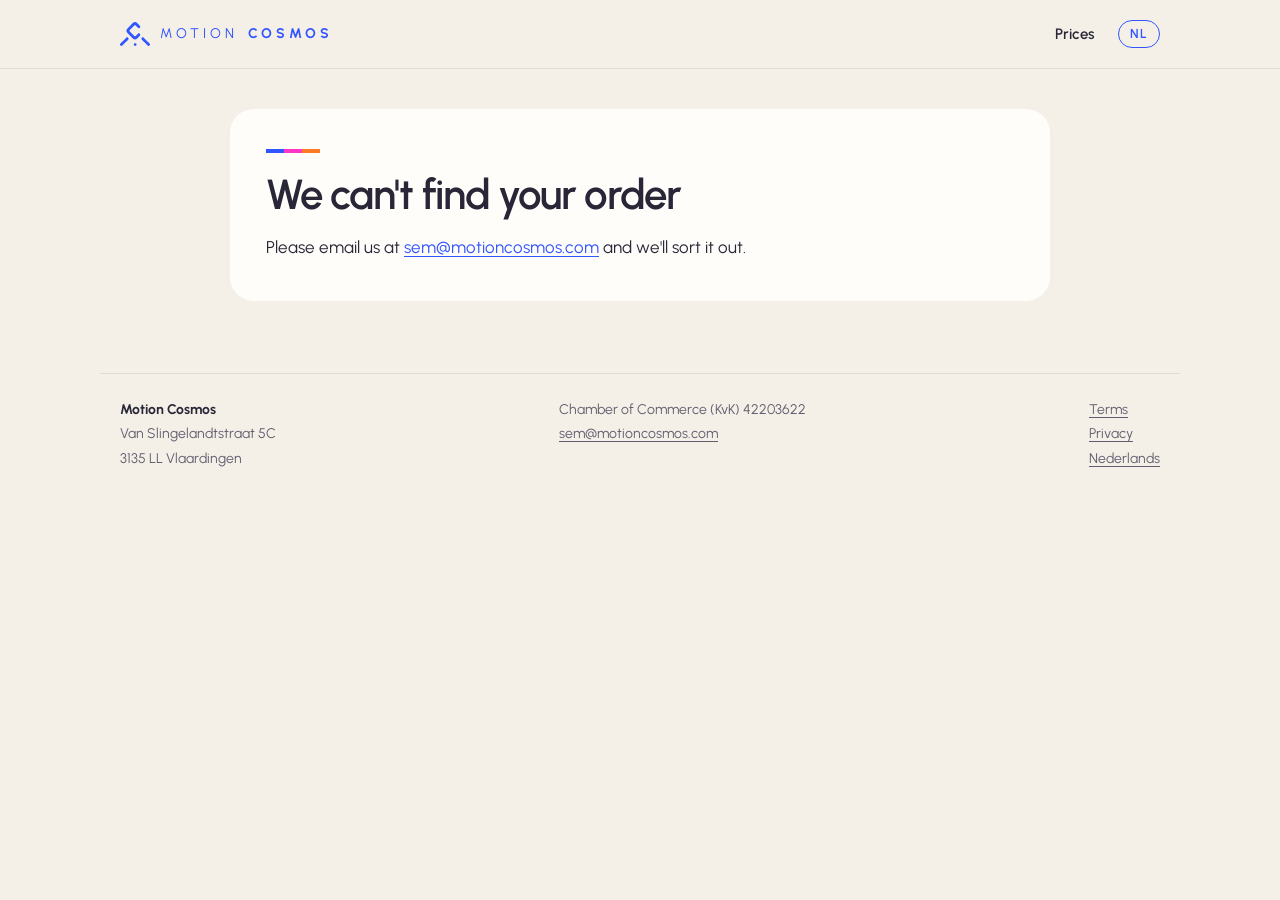
<file: en/thanks.html>
<!doctype html>
<html lang="en">
<head>
<meta charset="utf-8">
<meta name="viewport" content="width=device-width, initial-scale=1">
<title>Thank you | Motion Cosmos</title>
<meta name="robots" content="noindex">
<link rel="icon" href="../favicon.ico" sizes="32x32">
<link rel="icon" href="../favicon.svg" type="image/svg+xml">
<link rel="apple-touch-icon" href="../apple-touch-icon.png">
<link rel="manifest" href="../site.webmanifest">
<link rel="stylesheet" href="../style.css">
</head>
<body>
<header class="top">
  <div class="wrap">
    <a class="brand" href="index.html"><img src="../assets/beeldmerk.svg" alt="" width="30" height="24">MOTION<b>COSMOS</b></a>
    <nav>
      <a href="index.html#prices">Prices</a>
      <a class="lang" href="../bedankt.html" hreflang="nl" lang="nl" title="Nederlandse versie">NL</a>
    </nav>
  </div>
</header>

<main class="wrap">
  <article class="legal thanks" id="thanks" data-endpoint="https://script.google.com/macros/s/AKfycbwU44Uv4wuJIbIOfIhbV91XySN_4UkLid9wAIwoN8xwoIIRnKi2v82XQ2v1ZDqRvCxIDA/exec" aria-live="polite">
    <div class="bar"><i></i><i></i><i></i></div>
    <div data-state="checking">
      <h1>Checking your payment</h1>
      <p>One moment, please.</p>
    </div>
    <div data-state="paid" hidden>
      <h1>Thank you for your order!</h1>
      <p>We've received your payment: <b data-f="package"></b>, <b data-f="total"></b>. You'll receive the invoice, and Sem will be in touch about your video.</p>
      <p><a class="btn btn-ghost" href="index.html">Back to the home page</a></p>
    </div>
    <div data-state="open" hidden>
      <h1>Your payment isn't complete yet</h1>
      <p>Did you cancel the payment, or did something go wrong? You can try again. If it doesn't work, email us at <a href="mailto:sem@motioncosmos.com">sem@motioncosmos.com</a>.</p>
      <p><a class="btn btn-primary" data-f="retry" href="order.html">Pay again</a></p>
    </div>
    <div data-state="unknown" hidden>
      <h1>We can't find your order</h1>
      <p>Please email us at <a href="mailto:sem@motioncosmos.com">sem@motioncosmos.com</a> and we'll sort it out.</p>
    </div>
  </article>
</main>

<footer>
  <div class="wrap">
    <p><strong>Motion Cosmos</strong><br>Van Slingelandtstraat 5C<br>3135 LL Vlaardingen</p>
    <p>Chamber of Commerce (KvK) 42203622<br><a href="mailto:sem@motioncosmos.com">sem@motioncosmos.com</a></p>
    <p><a href="terms.html">Terms</a><br><a href="privacy.html">Privacy</a><br><a href="../bedankt.html" hreflang="nl">Nederlands</a></p>
  </div>
</footer>
<script src="../assets/order.js" defer></script>
</body>
</html>
</file>
<file: style.css>
@font-face { font-family: Urbanist; font-weight: 400; font-display: swap; src: url(assets/urbanist-latin-400-normal.woff2) format("woff2"); }
@font-face { font-family: Urbanist; font-weight: 600; font-display: swap; src: url(assets/urbanist-latin-600-normal.woff2) format("woff2"); }
@font-face { font-family: Urbanist; font-weight: 700; font-display: swap; src: url(assets/urbanist-latin-700-normal.woff2) format("woff2"); }

/* Motion Cosmos house style (brandbook, Nieuwe stijl v6) */
:root {
  --cream: #F4F0E8;   /* Moon Cream */
  --card: #FFFDF9;
  --ink: #292638;     /* Deep Space */
  --muted: #625E70;
  --blue: #3155FF;    /* Cosmic Blue */
  --blue-hover: #2142E8;
  --sky: #B8F3FF;     /* Stratos Cyan */
  --pink: #FF35C8;    /* Nova Pink */
  --orange: #FF7A24;  /* Solar Orange */
  --violet: #7770FF;  /* Nebula Violet */
  --line: rgba(41, 38, 56, .10);
  color-scheme: light;
}

* { box-sizing: border-box; }
html { -webkit-text-size-adjust: 100%; scroll-behavior: smooth; scroll-padding-top: 84px; }
body {
  margin: 0;
  background: var(--cream);
  color: var(--ink);
  font: 400 17px/1.6 Urbanist, "Helvetica Neue", Helvetica, Arial, sans-serif;
}
a { color: var(--blue); text-underline-offset: 3px; }
a:hover { color: var(--blue-hover); }
img, video, svg { display: block; }

.wrap { max-width: 1080px; margin: 0 auto; padding: 0 20px; }
main { overflow-x: clip; }

/* Header */
header.top {
  position: sticky; top: 0; z-index: 10;
  background: rgba(244, 240, 232, .92);
  -webkit-backdrop-filter: blur(10px); backdrop-filter: blur(10px);
  border-bottom: 1px solid var(--line);
}
header.top .wrap { display: flex; align-items: center; justify-content: space-between; gap: 16px; height: 68px; }
.brand { display: inline-flex; align-items: center; gap: 10px; color: var(--blue); text-decoration: none; font-size: 14px; letter-spacing: .28em; white-space: nowrap; }
.brand b { font-weight: 700; }
.brand img { width: 30px; height: auto; }
nav { display: flex; align-items: center; gap: 24px; }
nav a { color: var(--ink); font-size: 15px; font-weight: 600; text-decoration: none; }
nav a:hover { color: var(--blue); }
nav a.lang {
  color: var(--blue); border: 1.5px solid var(--blue); border-radius: 999px;
  padding: 3px 11px; font-size: 13px; letter-spacing: .08em;
}
nav a.lang:hover { background: var(--blue); color: #fff; }

/* Buttons */
.btn {
  display: inline-flex; align-items: center; justify-content: center; gap: 8px;
  min-height: 50px; padding: 0 24px; border-radius: 999px;
  font-weight: 600; font-size: 16px; text-decoration: none; text-align: center;
  transition: background-color .15s, color .15s, border-color .15s, transform .15s;
}
.btn:hover { transform: translateY(-1px); }
.btn-primary { background: var(--blue); color: #fff; }
.btn-primary:hover { background: var(--blue-hover); color: #fff; }
.btn-ghost { border: 1.5px solid rgba(41, 38, 56, .35); color: var(--ink); }
.btn-ghost:hover { border-color: var(--blue); color: var(--blue); }
.btn-light { background: #fff; color: var(--blue); }
.btn-light:hover { background: var(--cream); color: var(--blue); }

/* Hero */
.hero { display: grid; grid-template-columns: 1.12fr 1fr; gap: 48px; align-items: center; padding: 64px 0 40px; }
.eyebrow { margin: 0 0 18px; color: var(--blue); font-size: 13px; font-weight: 600; letter-spacing: .14em; text-transform: uppercase; }
h1 { margin: 0 0 20px; font-size: clamp(36px, 4.6vw, 54px); font-weight: 600; line-height: 1.04; letter-spacing: -.03em; }
h1 em { font-style: normal; color: var(--blue); }
.lead { margin: 0 0 30px; font-size: 19px; line-height: 1.55; max-width: 31em; }
.buttons { display: flex; flex-wrap: wrap; gap: 12px; }

.media { position: relative; isolation: isolate; }
.media::before {
  /* light field: soft Stratos Cyan and Nova Pink behind the video, never behind text */
  content: ""; position: absolute; inset: -14% -10%; z-index: -1;
  background:
    radial-gradient(closest-side at 72% 28%, rgba(184, 243, 255, .95), rgba(184, 243, 255, 0)),
    radial-gradient(closest-side at 22% 82%, rgba(255, 53, 200, .16), rgba(255, 53, 200, 0));
}
.video { overflow: hidden; border-radius: 22px; aspect-ratio: 16 / 9; background: #ECE6DB; box-shadow: 0 30px 60px -34px rgba(41, 38, 56, .55); }
.video video { width: 100%; height: 100%; object-fit: cover; }

.facts { display: grid; grid-template-columns: repeat(3, 1fr); gap: 16px; margin: 8px 0 0; padding: 0; list-style: none; }
.facts li { display: flex; align-items: center; gap: 14px; padding: 16px 18px; border-radius: 16px; background: var(--card); font-weight: 600; line-height: 1.3; }
.ico { flex: none; display: grid; place-items: center; width: 42px; height: 42px; border-radius: 12px; background: var(--sky); color: var(--blue); }

/* Sections */
section { padding: 88px 0 0; }
.section-head { max-width: 660px; margin: 0 0 32px; }
h2 { margin: 0 0 12px; font-size: clamp(30px, 3.6vw, 42px); font-weight: 600; line-height: 1.1; letter-spacing: -.03em; }
.section-head p { margin: 0; font-size: 18px; }
h3 { margin: 0 0 8px; font-size: 20px; font-weight: 600; line-height: 1.25; letter-spacing: -.01em; }

/* How it works: four keyframes on one timeline */
.panel { padding: 40px 36px; border-radius: 26px; background: var(--card); }
.steps { --gap: 28px; display: grid; grid-template-columns: repeat(4, 1fr); gap: var(--gap); margin: 0; padding: 0; list-style: none; }
.steps li { position: relative; padding-top: 70px; }
.steps p { margin: 0; color: var(--ink); }
/* each number sits centred above its animation; the line runs between the numbers with 12px either side */
.kf { position: absolute; top: 0; left: calc(50% - 23px); width: 46px; height: 46px; display: grid; place-items: center; color: #fff; font-size: 19px; font-weight: 700; }
.kf::before { content: ""; position: absolute; inset: 7px; z-index: 0; border-radius: 8px; background: var(--blue); transform: rotate(45deg); }
.kf span { position: relative; top: 1px; }   /* the digits sit a little high in the line box; this centres their ink */
.steps li:not(:last-child)::after {
  content: ""; position: absolute; top: 21px; left: calc(50% + 35px); right: calc(35px - 50% - var(--gap)); height: 4px; border-radius: 4px;
}
.steps li:nth-child(1)::after { background: linear-gradient(90deg, var(--blue), var(--violet)); }
.steps li:nth-child(2)::after { background: linear-gradient(90deg, var(--violet), var(--pink)); }
.steps li:nth-child(3)::after { background: linear-gradient(90deg, var(--pink), var(--orange)); }
.anim { aspect-ratio: 4 / 3; margin: 0 0 18px; border-radius: 16px; background: var(--cream); overflow: hidden; }
.anim svg { width: 100%; height: 100%; }
.panel-cta { display: flex; flex-wrap: wrap; align-items: center; justify-content: space-between; gap: 14px 24px; margin: 34px 0 0; padding: 20px 24px; border-radius: 16px; background: rgba(184, 243, 255, .45); }
.panel-cta p { margin: 0; font-size: 18px; font-weight: 600; }

/* Prices */
.prices { display: grid; grid-template-columns: repeat(3, 1fr); gap: 20px; }
.price { position: relative; display: flex; flex-direction: column; overflow: hidden; padding: 32px 28px 28px; border-radius: 24px; background: var(--card); }
.price::before { content: ""; position: absolute; top: 0; left: 0; right: 0; height: 6px; background: var(--blue); }
.price.p2::before { background: var(--pink); }
.price.p3::before { background: var(--orange); }
.tag { align-self: flex-start; margin: 0 0 16px; padding: 5px 11px; border-radius: 999px; background: rgba(49, 85, 255, .10); color: var(--ink); font-size: 12px; font-weight: 700; letter-spacing: .1em; text-transform: uppercase; }
.p2 .tag { background: rgba(255, 53, 200, .14); }
.p3 .tag { background: rgba(255, 122, 36, .16); }
.price h3 { margin: 0 0 6px; font-size: 26px; letter-spacing: -.02em; }
.price .for { margin: 0 0 22px; color: var(--muted); }
.amount { display: flex; align-items: baseline; flex-wrap: wrap; gap: 4px 10px; }
.amount strong { font-size: 50px; font-weight: 700; line-height: 1; letter-spacing: -.03em; }
.amount span { color: var(--muted); font-weight: 600; }
.incl { margin: 8px 0 0; color: var(--muted); font-size: 14px; }
.price ul { display: grid; gap: 11px; margin: 22px 0 0; padding: 22px 0 0; border-top: 1px solid var(--line); list-style: none; }
.price li { display: flex; align-items: flex-start; gap: 10px; line-height: 1.4; }
.price li svg { flex: none; margin-top: 1px; color: var(--blue); }
.unit { margin: 18px 0 0; color: var(--blue); font-size: 15px; font-weight: 600; }
.price .grow { flex: 1; }
.price .btn { margin-top: 26px; width: 100%; }

.extras { display: grid; grid-template-columns: 1fr 1fr; gap: 20px; margin: 20px 0 0; }
.extra { padding: 28px; border-radius: 24px; background: var(--card); }
.extra p { margin: 0 0 20px; }
.formats { display: flex; align-items: flex-start; gap: 22px; margin: 4px 0 0; padding: 0; list-style: none; }
.formats li { flex: 1; font-size: 14px; line-height: 1.35; color: var(--muted); }
.formats b { display: block; margin: 10px 0 2px; color: var(--ink); font-size: 16px; }
.rbox { display: flex; align-items: flex-end; height: 64px; }
.ratio { border: 2px solid var(--blue); border-radius: 7px; background: rgba(184, 243, 255, .45); }
.r916 { width: 36px; height: 64px; }
.r34 { width: 48px; height: 64px; }
.r169 { width: 96px; height: 54px; }

.good { display: grid; grid-template-columns: repeat(3, 1fr); gap: 20px; margin: 36px 0 0; padding: 0; list-style: none; }
.good li { padding-left: 18px; border-left: 3px solid var(--sky); }
.good h3 { font-size: 18px; margin-bottom: 4px; }
.good p { margin: 0; color: var(--muted); }

/* Contact */
.cta { display: grid; grid-template-columns: 1.3fr 1fr; gap: 28px; align-items: center; padding: 52px 48px; border-radius: 28px; background: var(--blue); color: #fff; }
.cta h2 { color: #fff; }
.cta p { margin: 0; color: #EEF2FF; font-size: 18px; }
.cta .side { display: flex; flex-direction: column; align-items: flex-start; gap: 10px; }
.cta .side small { color: #EEF2FF; font-size: 14px; }

/* Footer */
footer { padding: 72px 0 48px; color: var(--muted); font-size: 14px; }
footer .wrap { display: flex; flex-wrap: wrap; justify-content: space-between; gap: 18px 32px; padding-top: 24px; border-top: 1px solid var(--line); }
footer p { margin: 0; line-height: 1.75; }
footer a { color: var(--muted); }
footer strong { color: var(--ink); }

/* Order page */
.order-head { max-width: 680px; margin: 48px 0 32px; }
.order-head h1 { font-size: clamp(34px, 4.4vw, 50px); }
.order-head .lead { margin: 0; }
.order { display: grid; grid-template-columns: minmax(0, 1.6fr) minmax(300px, 1fr); gap: 28px; align-items: start; }
.block { margin: 0 0 20px; padding: 28px; border: 0; border-radius: 24px; background: var(--card); min-width: 0; }
.block legend { float: left; width: 100%; display: flex; align-items: center; gap: 12px; margin: 0 0 20px; padding: 0; font-size: 21px; font-weight: 600; letter-spacing: -.01em; }
.block legend + * { clear: both; }
.num { display: inline-grid; place-items: center; width: 30px; height: 30px; border-radius: 50%; background: var(--sky); color: var(--blue); font-size: 15px; font-weight: 700; }
.choices { display: grid; grid-template-columns: repeat(3, 1fr); gap: 12px; }
.choice { position: relative; cursor: pointer; }
.choice input { position: absolute; opacity: 0; pointer-events: none; }
.choice-body { display: flex; flex-direction: column; gap: 4px; height: 100%; padding: 16px; border: 2px solid var(--line); border-radius: 16px; background: #fff; transition: border-color .15s, background-color .15s; }
.choice-body b { font-size: 17px; font-weight: 600; }
.choice-body small { color: var(--muted); font-size: 14px; line-height: 1.35; }
.choice-body em { margin-top: auto; padding-top: 8px; font-style: normal; font-size: 22px; font-weight: 700; letter-spacing: -.02em; }
.choice-body em span { color: var(--muted); font-size: 13px; font-weight: 600; letter-spacing: 0; }
.choice:hover .choice-body { border-color: rgba(49, 85, 255, .45); }
.choice input:checked + .choice-body { border-color: var(--blue); background: rgba(49, 85, 255, .05); box-shadow: inset 0 0 0 1px var(--blue); }
.choice input:focus-visible + .choice-body { outline: 3px solid rgba(49, 85, 255, .35); outline-offset: 2px; }
.hint { margin: 14px 0 0; color: var(--muted); font-size: 14px; }
.fields { display: grid; grid-template-columns: 1fr 1fr; gap: 16px; }
.field { display: flex; flex-direction: column; gap: 6px; min-width: 0; }
.field.full { grid-column: 1 / -1; }
.field[hidden] { display: none; }
.field > span { font-size: 15px; font-weight: 600; }
.field .opt { color: var(--muted); font-style: normal; font-weight: 400; }
.field input, .field select, .field textarea {
  width: 100%; padding: 12px 14px; border: 1.5px solid rgba(41, 38, 56, .18); border-radius: 12px;
  background: #fff; color: var(--ink); font: inherit; font-size: 16px; line-height: 1.4;
}
.field textarea { resize: vertical; min-height: 120px; }
.field input:focus, .field select:focus, .field textarea:focus { outline: none; border-color: var(--blue); box-shadow: 0 0 0 3px rgba(49, 85, 255, .18); }
.field .invalid { border-color: #D93D3D; background: #FFF7F7; }
.hp { position: absolute; left: -9999px; width: 1px; height: 1px; overflow: hidden; }
.summary { position: sticky; top: 92px; }
.summary-card { padding: 28px; border-radius: 24px; background: var(--card); box-shadow: 0 24px 50px -36px rgba(41, 38, 56, .45); }
.summary-card h2 { font-size: 22px; margin: 0 0 16px; }
.summary-card dl { margin: 0; }
.summary-card dl div { display: flex; justify-content: space-between; gap: 16px; padding: 10px 0; border-bottom: 1px solid var(--line); }
.summary-card dt { color: var(--ink); }
.summary-card dd { margin: 0; font-weight: 600; white-space: nowrap; }
.summary-card .total { border-bottom: 0; padding-top: 14px; font-size: 20px; }
.summary-card .total dt, .summary-card .total dd { font-weight: 700; }
.sum-note { margin: 4px 0 0; padding: 12px 14px; border-radius: 12px; background: rgba(184, 243, 255, .45); font-size: 14px; line-height: 1.45; }
.terms { display: flex; align-items: flex-start; gap: 10px; margin: 18px 0 16px; font-size: 15px; cursor: pointer; }
.terms input { width: 20px; height: 20px; margin: 2px 0 0; accent-color: var(--blue); flex: none; }
.pay { width: 100%; min-height: 56px; font-size: 17px; border: 0; cursor: pointer; }
.pay:disabled { opacity: .7; cursor: progress; transform: none; }
.error { margin: 12px 0 0; padding: 10px 14px; border-radius: 12px; background: #FFF0F0; color: #A12626; font-size: 15px; }
.error a { color: #A12626; }
.secure { margin: 14px 0 0; color: var(--muted); font-size: 14px; line-height: 1.45; }
.thanks { text-align: left; }
.thanks [data-state] p:last-child { margin-bottom: 0; }

/* Terms and privacy */
.bar { display: flex; margin: 0 0 20px; }
.bar i { display: block; width: 18px; height: 4px; }
.bar i:nth-child(1) { background: var(--blue); }
.bar i:nth-child(2) { background: var(--pink); }
.bar i:nth-child(3) { background: var(--orange); }
.legal { max-width: 820px; margin: 40px auto 0; padding: 40px 36px; border-radius: 24px; background: var(--card); }
.legal h1 { font-size: clamp(32px, 4vw, 42px); margin: 0 0 6px; }
.legal h2 { font-size: 21px; letter-spacing: -.01em; margin: 30px 0 8px; }
.legal ul { padding-left: 20px; }
.legal li { margin: 0 0 6px; }
.legal .meta { margin: 0 0 8px; color: var(--muted); font-size: 15px; }
.legal .translation { margin: 0 0 8px; padding: 10px 14px; border-radius: 10px; background: rgba(184, 243, 255, .45); font-size: 15px; }

.todo { padding: 0 4px; border-radius: 4px; background: #FFE9A8; color: var(--ink); }

@media (max-width: 960px) {
  .hero { grid-template-columns: 1fr; gap: 36px; padding-top: 40px; }
  .order { grid-template-columns: 1fr; }
  .summary { position: static; }
  .steps { grid-template-columns: 1fr 1fr; row-gap: 36px; }
  .steps li:nth-child(2)::after { display: none; }
  .prices { grid-template-columns: 1fr; max-width: 520px; }
  .extras, .good { grid-template-columns: 1fr; }
  .cta { grid-template-columns: 1fr; padding: 40px 28px; }
}

@media (max-width: 640px) {
  body { font-size: 16px; }
  .wrap { padding: 0 16px; }
  nav { gap: 16px; }
  nav .hide-sm { display: none; }
  .brand { font-size: 12px; letter-spacing: .22em; }
  .brand img { width: 26px; }
  .lead { font-size: 18px; }
  .buttons .btn { flex: 1 1 100%; }
  .facts { grid-template-columns: 1fr; gap: 10px; }
  .facts li { padding: 12px 14px; }
  .ico { width: 38px; height: 38px; }
  section { padding-top: 64px; }
  .panel { padding: 28px 20px; }
  .steps { grid-template-columns: 1fr; row-gap: 28px; }
  /* on a phone: the number beside the step's title, the line running down the left to the next number */
  .steps li { display: grid; grid-template-columns: 46px minmax(0, 1fr); column-gap: 16px; padding: 0; }
  .kf { position: relative; left: auto; grid-column: 1; grid-row: 1; align-self: center; }
  .steps h3 { grid-column: 2; grid-row: 1; align-self: center; margin: 0; }
  .steps .anim { grid-column: 2; grid-row: 2; margin: 14px 0 16px; }
  .steps p { grid-column: 2; grid-row: 3; }
  .steps li:nth-child(2)::after { display: block; }
  .steps li:not(:last-child)::after { top: 58px; bottom: -16px; left: 21px; right: auto; width: 4px; height: auto; }
  .steps li:nth-child(1)::after { background: linear-gradient(180deg, var(--blue), var(--violet)); }
  .steps li:nth-child(2)::after { background: linear-gradient(180deg, var(--violet), var(--pink)); }
  .steps li:nth-child(3)::after { background: linear-gradient(180deg, var(--pink), var(--orange)); }
  .anim { max-width: 260px; }
  .panel-cta { padding: 18px; }
  .panel-cta .btn { width: 100%; }
  .order-head { margin: 32px 0 24px; }
  .block, .summary-card { padding: 22px 18px; }
  .choices { grid-template-columns: 1fr; }
  .choice-body { flex-direction: row; flex-wrap: wrap; align-items: baseline; column-gap: 10px; }
  .choice-body small { flex-basis: 100%; order: 3; }
  .choice-body em { margin: 0 0 0 auto; padding: 0; font-size: 19px; }
  .fields { grid-template-columns: 1fr; }
  .price { padding: 28px 22px 22px; }
  .extra { padding: 24px 20px; }
  .formats { gap: 14px; }
  .r169 { width: 80px; height: 45px; }
  .legal { margin-top: 24px; padding: 28px 20px; }
}
</file>
